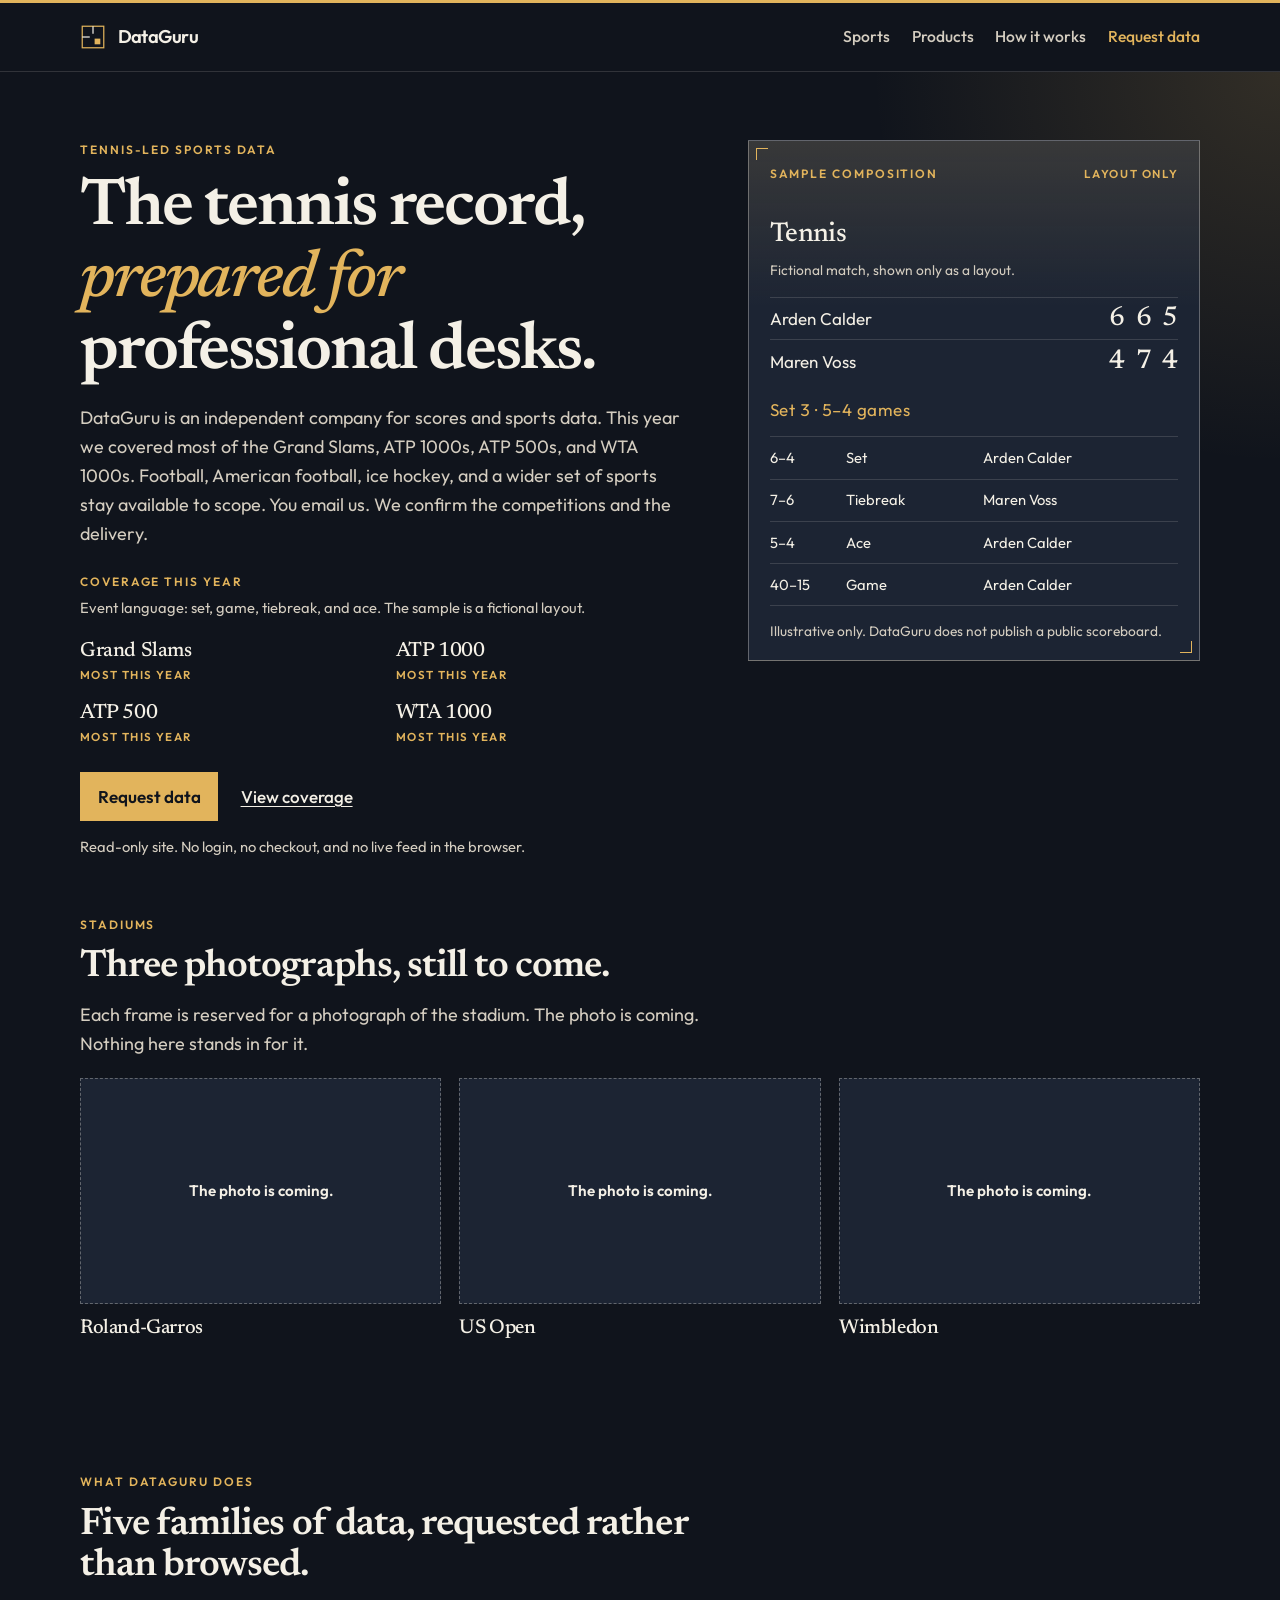
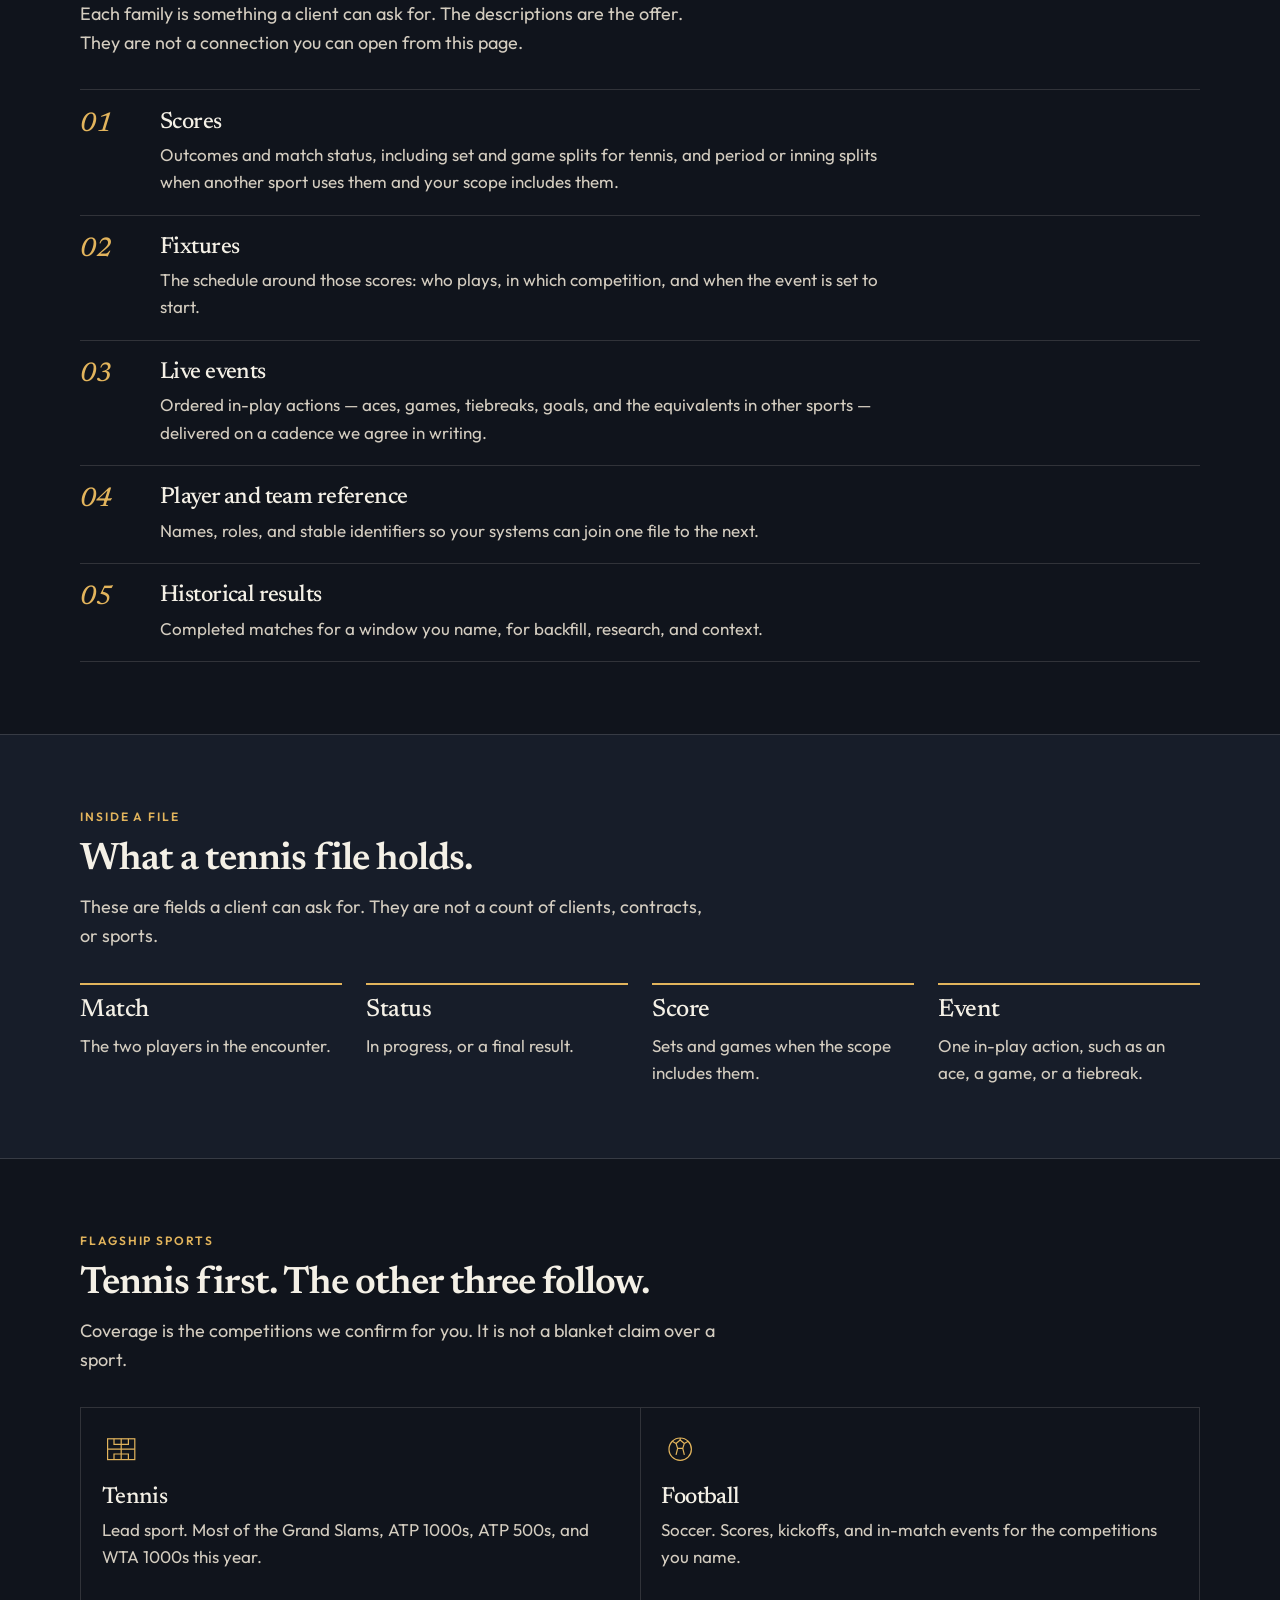
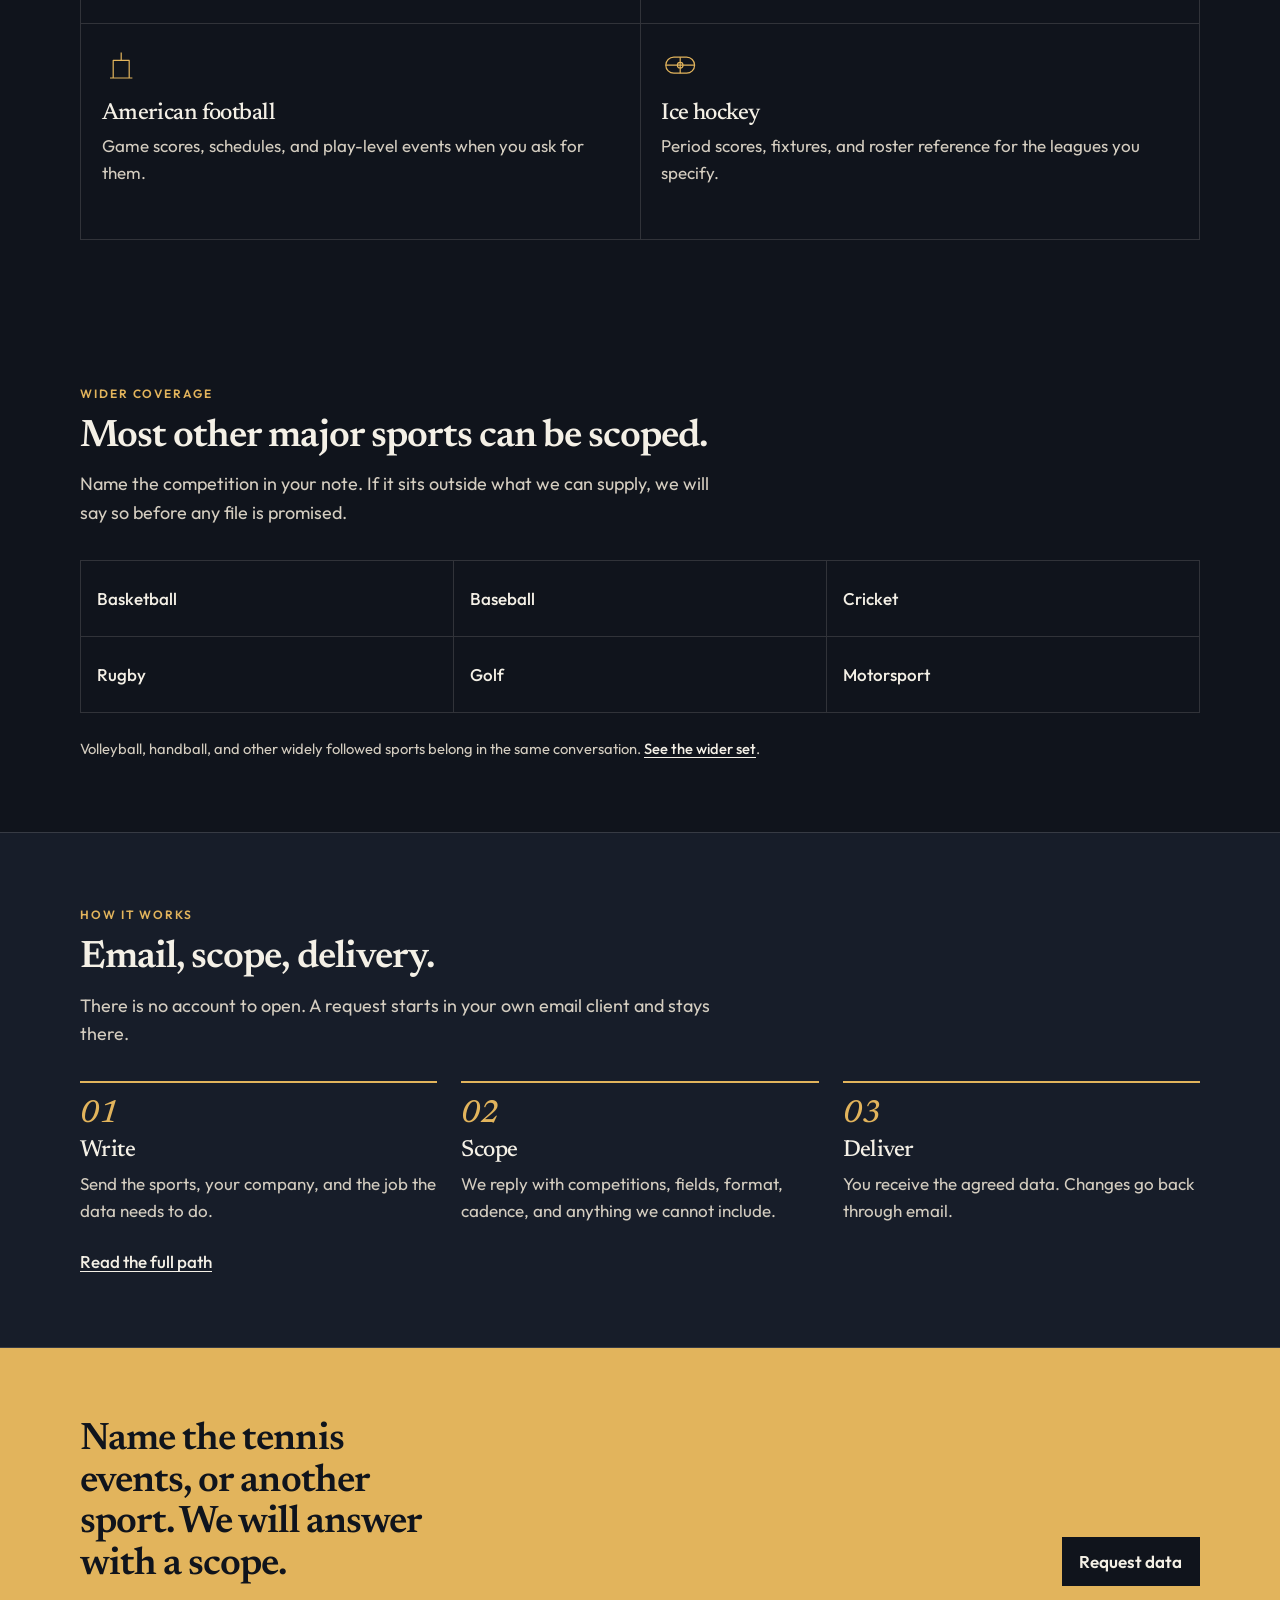
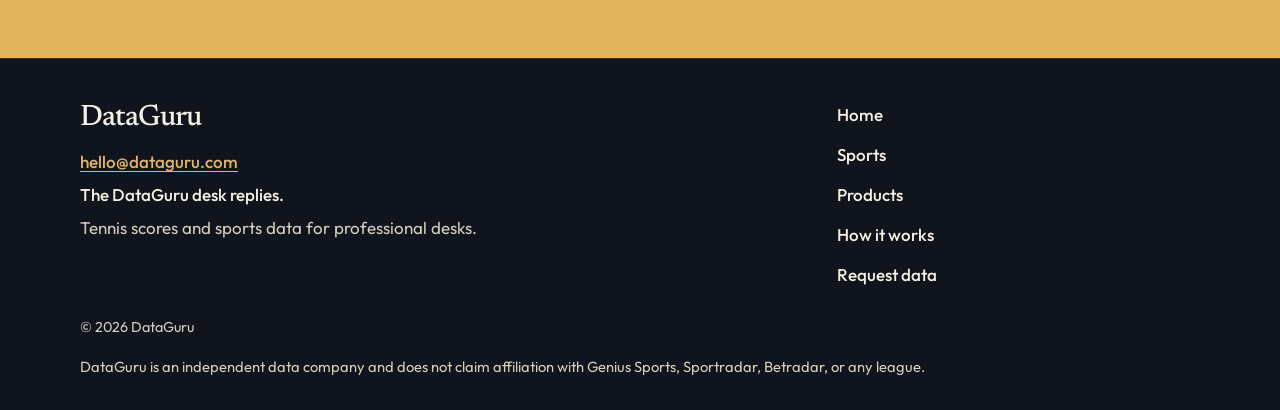
<file: index.html>
<!DOCTYPE html>
<html lang="en">
<head>
  <meta charset="utf-8">
  <meta name="viewport" content="width=device-width, initial-scale=1">
  <title>DataGuru — Tennis scores and sports data</title>
  <meta name="description" content="DataGuru prepares tennis scores and sports data for professional desks. This year we covered most of the Grand Slams, ATP 1000s, ATP 500s, and WTA 1000s. Request a scope by email.">
  <meta name="theme-color" content="#10141c">
  <link rel="icon" href="favicon.ico" sizes="32x32">
  <link rel="icon" href="assets/favicon.svg" type="image/svg+xml">
  <link rel="preload" href="fonts/newsreader-latin-500-normal.woff2" as="font" type="font/woff2" crossorigin>
  <link rel="preload" href="fonts/outfit-latin-400-normal.woff2" as="font" type="font/woff2" crossorigin>
  <link rel="stylesheet" href="css/site.css">
</head>
<body>
  <a class="skip" href="#content">Skip to content</a>
  <header class="site-header">
    <div class="shell bar">
      <a class="brand" href="index.html">
        <img class="brand-mark" src="assets/mark.svg" width="28" height="28" alt="">
        <span class="brand-word">DataGuru</span>
      </a>
      <button class="nav-toggle" type="button" aria-expanded="false" aria-controls="site-nav">
        <span class="when-closed">Menu</span>
        <span class="when-open">Close</span>
      </button>
      <nav class="site-nav" id="site-nav" aria-label="Primary">
        <a href="sports.html">Sports</a>
        <a href="products.html">Products</a>
        <a href="how-it-works.html">How it works</a>
        <a class="nav-request" href="contact.html">Request data</a>
      </nav>
    </div>
  </header>
  <main id="content" tabindex="-1">
    <div class="hero-wrap">
      <div class="shell hero">
        <div class="hero-copy">
          <p class="eyebrow">Tennis-led sports data</p>
          <h1>The tennis record, <em>prepared for</em> professional desks.</h1>
          <p class="lede">DataGuru is an independent company for scores and sports data. This year we covered most of the Grand Slams, ATP 1000s, ATP 500s, and WTA 1000s. Football, American football, ice hockey, and a wider set of sports stay available to scope. You email us. We confirm the competitions and the delivery.</p>
          <div class="coverage" aria-labelledby="coverage-title">
            <p class="eyebrow" id="coverage-title">Coverage this year</p>
            <p class="fine">Event language: set, game, tiebreak, and ace. The sample is a fictional layout.</p>
            <ul class="level-list">
              <li>
                <a href="sports.html#grand-slams">Grand Slams</a>
                <span class="level-note">Most this year</span>
              </li>
              <li>
                <a href="sports.html#atp-1000">ATP 1000</a>
                <span class="level-note">Most this year</span>
              </li>
              <li>
                <a href="sports.html#atp-500">ATP 500</a>
                <span class="level-note">Most this year</span>
              </li>
              <li>
                <a href="sports.html#wta-1000">WTA 1000</a>
                <span class="level-note">Most this year</span>
              </li>
            </ul>
          </div>
          <div class="actions">
            <a class="button" href="contact.html#request">Request data</a>
            <a class="text-link" href="sports.html">View coverage</a>
          </div>
          <p class="fine">Read-only site. No login, no checkout, and no live feed in the browser.</p>
        </div>
        <aside class="sample" aria-labelledby="sample-title">
          <div class="sample-top">
            <p class="eyebrow" id="sample-title">Sample composition</p>
            <p class="sample-flag">Layout only</p>
          </div>
          <p class="sample-sport">Tennis</p>
          <p class="sample-meta">Fictional match, shown only as a layout.</p>
          <div class="scoreboard">
            <div class="score-row">
              <span>Arden Calder</span>
              <span class="score score-sets" aria-label="6, 6, 5"><span>6</span><span>6</span><span>5</span></span>
            </div>
            <div class="score-row">
              <span>Maren Voss</span>
              <span class="score score-sets" aria-label="4, 7, 4"><span>4</span><span>7</span><span>4</span></span>
            </div>
          </div>
          <p class="clock">Set 3 · 5–4 games</p>
          <ol class="event-list">
            <li><span>6–4</span><span>Set</span><span>Arden Calder</span></li>
            <li><span>7–6</span><span>Tiebreak</span><span>Maren Voss</span></li>
            <li><span>5–4</span><span>Ace</span><span>Arden Calder</span></li>
            <li><span>40–15</span><span>Game</span><span>Arden Calder</span></li>
          </ol>
          <p class="sample-foot">Illustrative only. DataGuru does not publish a public scoreboard.</p>
        </aside>
      </div>
    </div>

    <section class="venue-strip" aria-labelledby="venues-title">
      <div class="shell">
        <div class="section-intro">
          <p class="eyebrow">Stadiums</p>
          <h2 id="venues-title">Three photographs, still to come.</h2>
          <p class="lede">Each frame is reserved for a photograph of the stadium. The photo is coming. Nothing here stands in for it.</p>
        </div>
        <ul class="venue-list">
          <li>
            <figure class="venue-slot">
              <div class="venue-frame">
                <img src="assets/photo-coming.svg" alt="Roland-Garros" width="640" height="400">
                <p class="venue-empty">The photo is coming.</p>
              </div>
              <figcaption>Roland-Garros</figcaption>
            </figure>
          </li>
          <li>
            <figure class="venue-slot">
              <div class="venue-frame">
                <img src="assets/photo-coming.svg" alt="US Open" width="640" height="400">
                <p class="venue-empty">The photo is coming.</p>
              </div>
              <figcaption>US Open</figcaption>
            </figure>
          </li>
          <li>
            <figure class="venue-slot">
              <div class="venue-frame">
                <img src="assets/photo-coming.svg" alt="Wimbledon" width="640" height="400">
                <p class="venue-empty">The photo is coming.</p>
              </div>
              <figcaption>Wimbledon</figcaption>
            </figure>
          </li>
        </ul>
      </div>
    </section>

    <section class="section" aria-labelledby="offer-title">
      <div class="shell">
        <div class="section-intro">
          <p class="eyebrow">What DataGuru does</p>
          <h2 id="offer-title">Five families of data, requested rather than browsed.</h2>
          <p class="lede">Each family is something a client can ask for. The descriptions are the offer. They are not a connection you can open from this page.</p>
        </div>
        <ol class="families">
          <li>
            <div>
              <h3><a href="products.html#scores">Scores</a></h3>
              <p>Outcomes and match status, including set and game splits for tennis, and period or inning splits when another sport uses them and your scope includes them.</p>
            </div>
          </li>
          <li>
            <div>
              <h3><a href="products.html#fixtures">Fixtures</a></h3>
              <p>The schedule around those scores: who plays, in which competition, and when the event is set to start.</p>
            </div>
          </li>
          <li>
            <div>
              <h3><a href="products.html#live-events">Live events</a></h3>
              <p>Ordered in-play actions — aces, games, tiebreaks, goals, and the equivalents in other sports — delivered on a cadence we agree in writing.</p>
            </div>
          </li>
          <li>
            <div>
              <h3><a href="products.html#reference">Player and team reference</a></h3>
              <p>Names, roles, and stable identifiers so your systems can join one file to the next.</p>
            </div>
          </li>
          <li>
            <div>
              <h3><a href="products.html#history">Historical results</a></h3>
              <p>Completed matches for a window you name, for backfill, research, and context.</p>
            </div>
          </li>
        </ol>
      </div>
    </section>

    <section class="section band" aria-labelledby="fields-title">
      <div class="shell">
        <div class="section-intro">
          <p class="eyebrow">Inside a file</p>
          <h2 id="fields-title">What a tennis file holds.</h2>
          <p class="lede">These are fields a client can ask for. They are not a count of clients, contracts, or sports.</p>
        </div>
        <dl class="file-fields">
          <div>
            <dt>Match</dt>
            <dd>The two players in the encounter.</dd>
          </div>
          <div>
            <dt>Status</dt>
            <dd>In progress, or a final result.</dd>
          </div>
          <div>
            <dt>Score</dt>
            <dd>Sets and games when the scope includes them.</dd>
          </div>
          <div>
            <dt>Event</dt>
            <dd>One in-play action, such as an ace, a game, or a tiebreak.</dd>
          </div>
        </dl>
      </div>
    </section>

    <section class="section" aria-labelledby="flagship-title">
      <div class="shell">
        <div class="section-intro">
          <p class="eyebrow">Flagship sports</p>
          <h2 id="flagship-title">Tennis first. The other three follow.</h2>
          <p class="lede">Coverage is the competitions we confirm for you. It is not a blanket claim over a sport.</p>
        </div>
        <div class="plate-grid">
          <article class="plate">
            <svg class="icon" viewBox="0 0 48 48" aria-hidden="true" focusable="false">
              <rect x="7" y="11" width="34" height="26" fill="none" stroke="currentColor" stroke-width="1.5"/>
              <path d="M7 24h34M24 11v26M15 11v7h18V11M15 37v-7h18v7" fill="none" stroke="currentColor" stroke-width="1.5"/>
            </svg>
            <h3><a href="sports.html#tennis">Tennis</a></h3>
            <p>Lead sport. Most of the Grand Slams, ATP 1000s, ATP 500s, and WTA 1000s this year.</p>
          </article>
          <article class="plate">
            <svg class="icon" viewBox="0 0 48 48" aria-hidden="true" focusable="false">
              <circle cx="24" cy="24" r="14" fill="none" stroke="currentColor" stroke-width="1.5"/>
              <path d="M24 12.5 29.2 16.8 27.2 23h-6.4l-2-6.2Z" fill="none" stroke="currentColor" stroke-width="1.5" stroke-linejoin="round"/>
              <path d="M24 12.5V10M18.8 16.8 14 14M29.2 16.8 34 14M20.8 23l-2 8M27.2 23l2 8" fill="none" stroke="currentColor" stroke-width="1.5"/>
            </svg>
            <h3><a href="sports.html#football">Football</a></h3>
            <p>Soccer. Scores, kickoffs, and in-match events for the competitions you name.</p>
          </article>
          <article class="plate">
            <svg class="icon" viewBox="0 0 48 48" aria-hidden="true" focusable="false">
              <path d="M14 40V18h20v22M24 18V8M10 40h28" fill="none" stroke="currentColor" stroke-width="1.5" stroke-linejoin="round"/>
            </svg>
            <h3><a href="sports.html#american-football">American football</a></h3>
            <p>Game scores, schedules, and play-level events when you ask for them.</p>
          </article>
          <article class="plate">
            <svg class="icon" viewBox="0 0 48 48" aria-hidden="true" focusable="false">
              <rect x="6" y="14" width="36" height="20" rx="10" fill="none" stroke="currentColor" stroke-width="1.5"/>
              <path d="M24 14v20M6 24h36" stroke="currentColor" stroke-width="1.5"/>
              <circle cx="24" cy="24" r="3.5" fill="none" stroke="currentColor" stroke-width="1.5"/>
            </svg>
            <h3><a href="sports.html#ice-hockey">Ice hockey</a></h3>
            <p>Period scores, fixtures, and roster reference for the leagues you specify.</p>
          </article>
        </div>
      </div>
    </section>

    <section class="section" aria-labelledby="wider-title">
      <div class="shell">
        <div class="section-intro">
          <p class="eyebrow">Wider coverage</p>
          <h2 id="wider-title">Most other major sports can be scoped.</h2>
          <p class="lede">Name the competition in your note. If it sits outside what we can supply, we will say so before any file is promised.</p>
        </div>
        <ul class="sport-index">
          <li><a href="sports.html#basketball">Basketball</a></li>
          <li><a href="sports.html#baseball">Baseball</a></li>
          <li><a href="sports.html#cricket">Cricket</a></li>
          <li><a href="sports.html#rugby">Rugby</a></li>
          <li><a href="sports.html#golf">Golf</a></li>
          <li><a href="sports.html#motorsport">Motorsport</a></li>
        </ul>
        <p class="fine follow">Volleyball, handball, and other widely followed sports belong in the same conversation. <a class="text-link" href="sports.html#other-sports">See the wider set</a>.</p>
      </div>
    </section>

    <section class="section band" aria-labelledby="path-title">
      <div class="shell">
        <div class="section-intro">
          <p class="eyebrow">How it works</p>
          <h2 id="path-title">Email, scope, delivery.</h2>
          <p class="lede">There is no account to open. A request starts in your own email client and stays there.</p>
        </div>
        <ol class="steps">
          <li>
            <h3>Write</h3>
            <p>Send the sports, your company, and the job the data needs to do.</p>
          </li>
          <li>
            <h3>Scope</h3>
            <p>We reply with competitions, fields, format, cadence, and anything we cannot include.</p>
          </li>
          <li>
            <h3>Deliver</h3>
            <p>You receive the agreed data. Changes go back through email.</p>
          </li>
        </ol>
        <p class="follow"><a class="text-link" href="how-it-works.html">Read the full path</a></p>
      </div>
    </section>

    <section class="section close" aria-labelledby="close-title">
      <div class="shell close-inner">
        <h2 id="close-title">Name the tennis events, or another sport. We will answer with a scope.</h2>
        <a class="button" href="contact.html#request">Request data</a>
      </div>
    </section>
  </main>
  <footer class="site-footer">
    <div class="shell">
      <div class="footer-grid">
        <div class="footer-lead">
          <p class="footer-name">DataGuru</p>
          <p><a class="email-link" href="mailto:hello@dataguru.com" data-contact-email>hello@dataguru.com</a></p>
          <p class="footer-reply">The DataGuru desk replies.</p>
          <p class="footer-tag">Tennis scores and sports data for professional desks.</p>
        </div>
        <nav class="footer-nav" aria-label="Footer">
          <a href="index.html" aria-current="page">Home</a>
          <a href="sports.html">Sports</a>
          <a href="products.html">Products</a>
          <a href="how-it-works.html">How it works</a>
          <a href="contact.html">Request data</a>
        </nav>
      </div>
      <p class="copyright">© 2026 DataGuru</p>
      <p class="independence">DataGuru is an independent data company and does not claim affiliation with Genius Sports, Sportradar, Betradar, or any league.</p>
      <noscript>
        <p class="noscript-note">The menu button on a narrow screen needs JavaScript. The mailbox link is in the page.</p>
      </noscript>
    </div>
  </footer>
  <script src="js/site.js"></script>
</body>
</html>
</file>
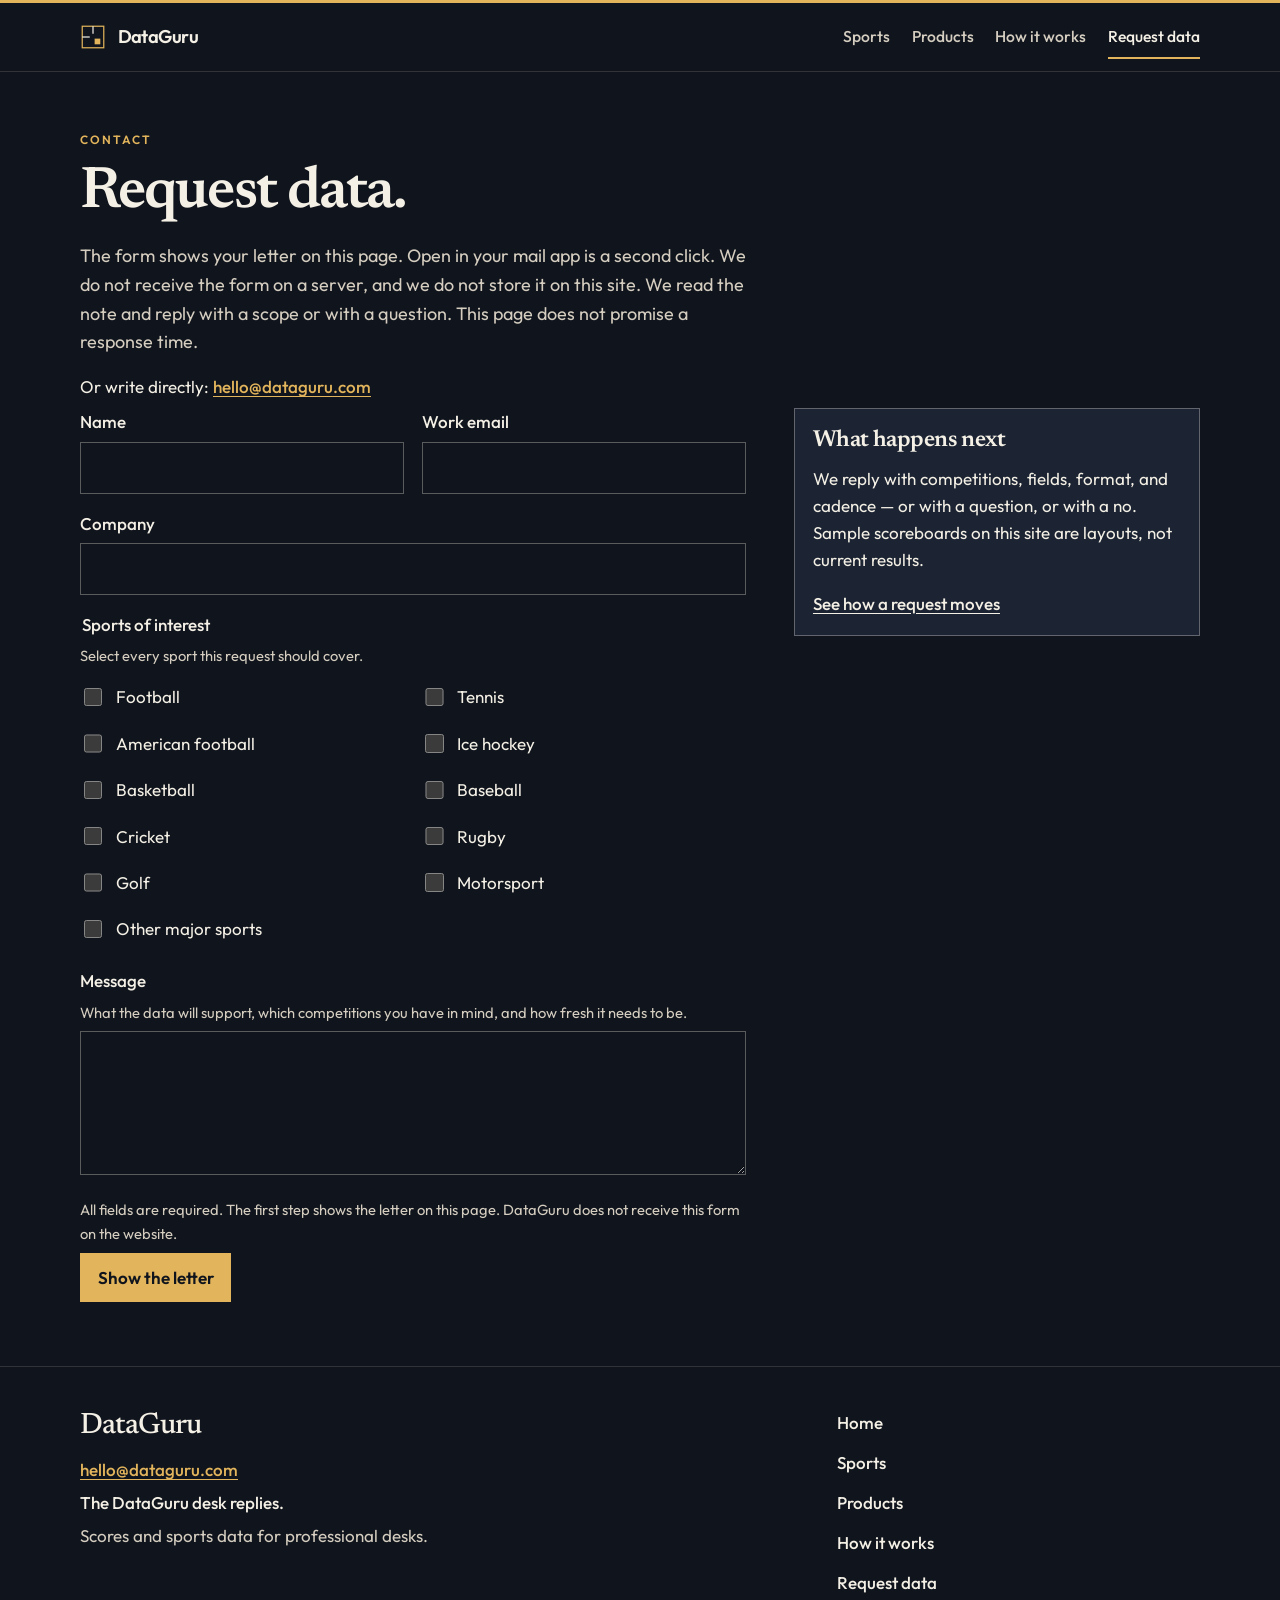
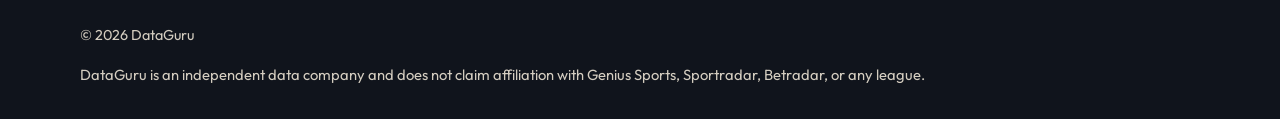
<file: contact.html>
<!DOCTYPE html>
<html lang="en">
<head>
  <meta charset="utf-8">
  <meta name="viewport" content="width=device-width, initial-scale=1">
  <title>Request data — DataGuru</title>
  <meta name="description" content="Request sports data from DataGuru. The form shows your letter on the page first. A second click opens it in your mail app. Nothing is stored on this site.">
  <meta name="theme-color" content="#10141c">
  <link rel="icon" href="favicon.ico" sizes="32x32">
  <link rel="icon" href="assets/favicon.svg" type="image/svg+xml">
  <link rel="preload" href="fonts/newsreader-latin-500-normal.woff2" as="font" type="font/woff2" crossorigin>
  <link rel="preload" href="fonts/outfit-latin-400-normal.woff2" as="font" type="font/woff2" crossorigin>
  <link rel="stylesheet" href="css/site.css">
</head>
<body>
  <a class="skip" href="#content">Skip to content</a>
  <header class="site-header">
    <div class="shell bar">
      <a class="brand" href="index.html">
        <img class="brand-mark" src="assets/mark.svg" width="28" height="28" alt="">
        <span class="brand-word">DataGuru</span>
      </a>
      <button class="nav-toggle" type="button" aria-expanded="false" aria-controls="site-nav">
        <span class="when-closed">Menu</span>
        <span class="when-open">Close</span>
      </button>
      <nav class="site-nav" id="site-nav" aria-label="Primary">
        <a href="sports.html">Sports</a>
        <a href="products.html">Products</a>
        <a href="how-it-works.html">How it works</a>
        <a class="nav-request" href="contact.html" aria-current="page">Request data</a>
      </nav>
    </div>
  </header>
  <main id="content" tabindex="-1">
    <div class="shell">
      <div class="page-head">
        <p class="eyebrow">Contact</p>
        <h1>Request data.</h1>
        <p class="lede">The form shows your letter on this page. Open in your mail app is a second click. We do not receive the form on a server, and we do not store it on this site. We read the note and reply with a scope or with a question. This page does not promise a response time.</p>
        <p class="plain-mail">Or write directly: <a class="email-link" id="plain-email" href="mailto:hello@dataguru.com" data-contact-email>hello@dataguru.com</a></p>
      </div>
      <noscript>
        <p class="noscript-note">Without JavaScript, submitting this form opens your email application with the fields you entered. The letter preview on the page needs JavaScript.</p>
      </noscript>
      <div class="form-layout">
        <form id="request" data-request-form action="mailto:hello@dataguru.com" method="get">
          <div class="form-grid">
            <div>
              <label for="name">Name</label>
              <input id="name" name="name" type="text" autocomplete="name" maxlength="120" required>
            </div>
            <div>
              <label for="email">Work email</label>
              <input id="email" name="email" type="email" autocomplete="email" inputmode="email" autocapitalize="none" spellcheck="false" maxlength="120" required>
            </div>
            <div class="full">
              <label for="company">Company</label>
              <input id="company" name="company" type="text" autocomplete="organization" maxlength="160" required>
            </div>
            <fieldset class="full" data-sports-field aria-describedby="sports-hint">
              <legend>Sports of interest</legend>
              <p class="hint" id="sports-hint">Select every sport this request should cover.</p>
              <div class="checks">
                <label><input type="checkbox" name="sports" value="Football" data-slug="football"> Football</label>
                <label><input type="checkbox" name="sports" value="Tennis" data-slug="tennis"> Tennis</label>
                <label><input type="checkbox" name="sports" value="American football" data-slug="american-football"> American football</label>
                <label><input type="checkbox" name="sports" value="Ice hockey" data-slug="ice-hockey"> Ice hockey</label>
                <label><input type="checkbox" name="sports" value="Basketball" data-slug="basketball"> Basketball</label>
                <label><input type="checkbox" name="sports" value="Baseball" data-slug="baseball"> Baseball</label>
                <label><input type="checkbox" name="sports" value="Cricket" data-slug="cricket"> Cricket</label>
                <label><input type="checkbox" name="sports" value="Rugby" data-slug="rugby"> Rugby</label>
                <label><input type="checkbox" name="sports" value="Golf" data-slug="golf"> Golf</label>
                <label><input type="checkbox" name="sports" value="Motorsport" data-slug="motorsport"> Motorsport</label>
                <label><input type="checkbox" name="sports" value="Other major sports" data-slug="other"> Other major sports</label>
              </div>
              <p class="field-error" id="sports-error" data-sports-error role="alert" hidden>Select at least one sport.</p>
            </fieldset>
            <div class="full">
              <label for="message">Message</label>
              <p class="hint" id="message-hint">What the data will support, which competitions you have in mind, and how fresh it needs to be.</p>
              <textarea id="message" name="message" maxlength="1200" required aria-describedby="message-hint"></textarea>
            </div>
            <div class="full">
              <p class="hint">All fields are required. The first step shows the letter on this page. DataGuru does not receive this form on the website.</p>
              <button class="button" type="submit">Show the letter</button>
            </div>
          </div>
          <div class="request-status" data-request-status hidden tabindex="-1" role="status" aria-live="polite">
            <h2>Your letter</h2>
            <p>This page did not send or store the note.</p>
            <p>To: <a class="email-link" href="mailto:hello@dataguru.com" data-contact-email>hello@dataguru.com</a></p>
            <p class="request-subject">Subject: <span data-request-subject></span></p>
            <pre class="letter" data-request-summary></pre>
            <a class="button" data-open-mailto href="mailto:hello@dataguru.com">Open in your mail app</a>
          </div>
        </form>
        <aside class="aside-card">
          <h2>What happens next</h2>
          <p>We reply with competitions, fields, format, and cadence — or with a question, or with a no. Sample scoreboards on this site are layouts, not current results.</p>
          <p><a class="text-link" href="how-it-works.html">See how a request moves</a></p>
        </aside>
      </div>
    </div>
  </main>
  <footer class="site-footer">
    <div class="shell">
      <div class="footer-grid">
        <div class="footer-lead">
          <p class="footer-name">DataGuru</p>
          <p><a class="email-link" href="mailto:hello@dataguru.com" data-contact-email>hello@dataguru.com</a></p>
          <p class="footer-reply">The DataGuru desk replies.</p>
          <p class="footer-tag">Scores and sports data for professional desks.</p>
        </div>
        <nav class="footer-nav" aria-label="Footer">
          <a href="index.html">Home</a>
          <a href="sports.html">Sports</a>
          <a href="products.html">Products</a>
          <a href="how-it-works.html">How it works</a>
          <a href="contact.html" aria-current="page">Request data</a>
        </nav>
      </div>
      <p class="copyright">© 2026 DataGuru</p>
      <p class="independence">DataGuru is an independent data company and does not claim affiliation with Genius Sports, Sportradar, Betradar, or any league.</p>
      <noscript>
        <p class="noscript-note">The menu button on a narrow screen needs JavaScript. The mailbox link is in the page.</p>
      </noscript>
    </div>
  </footer>
  <script src="js/site.js"></script>
</body>
</html>
</file>
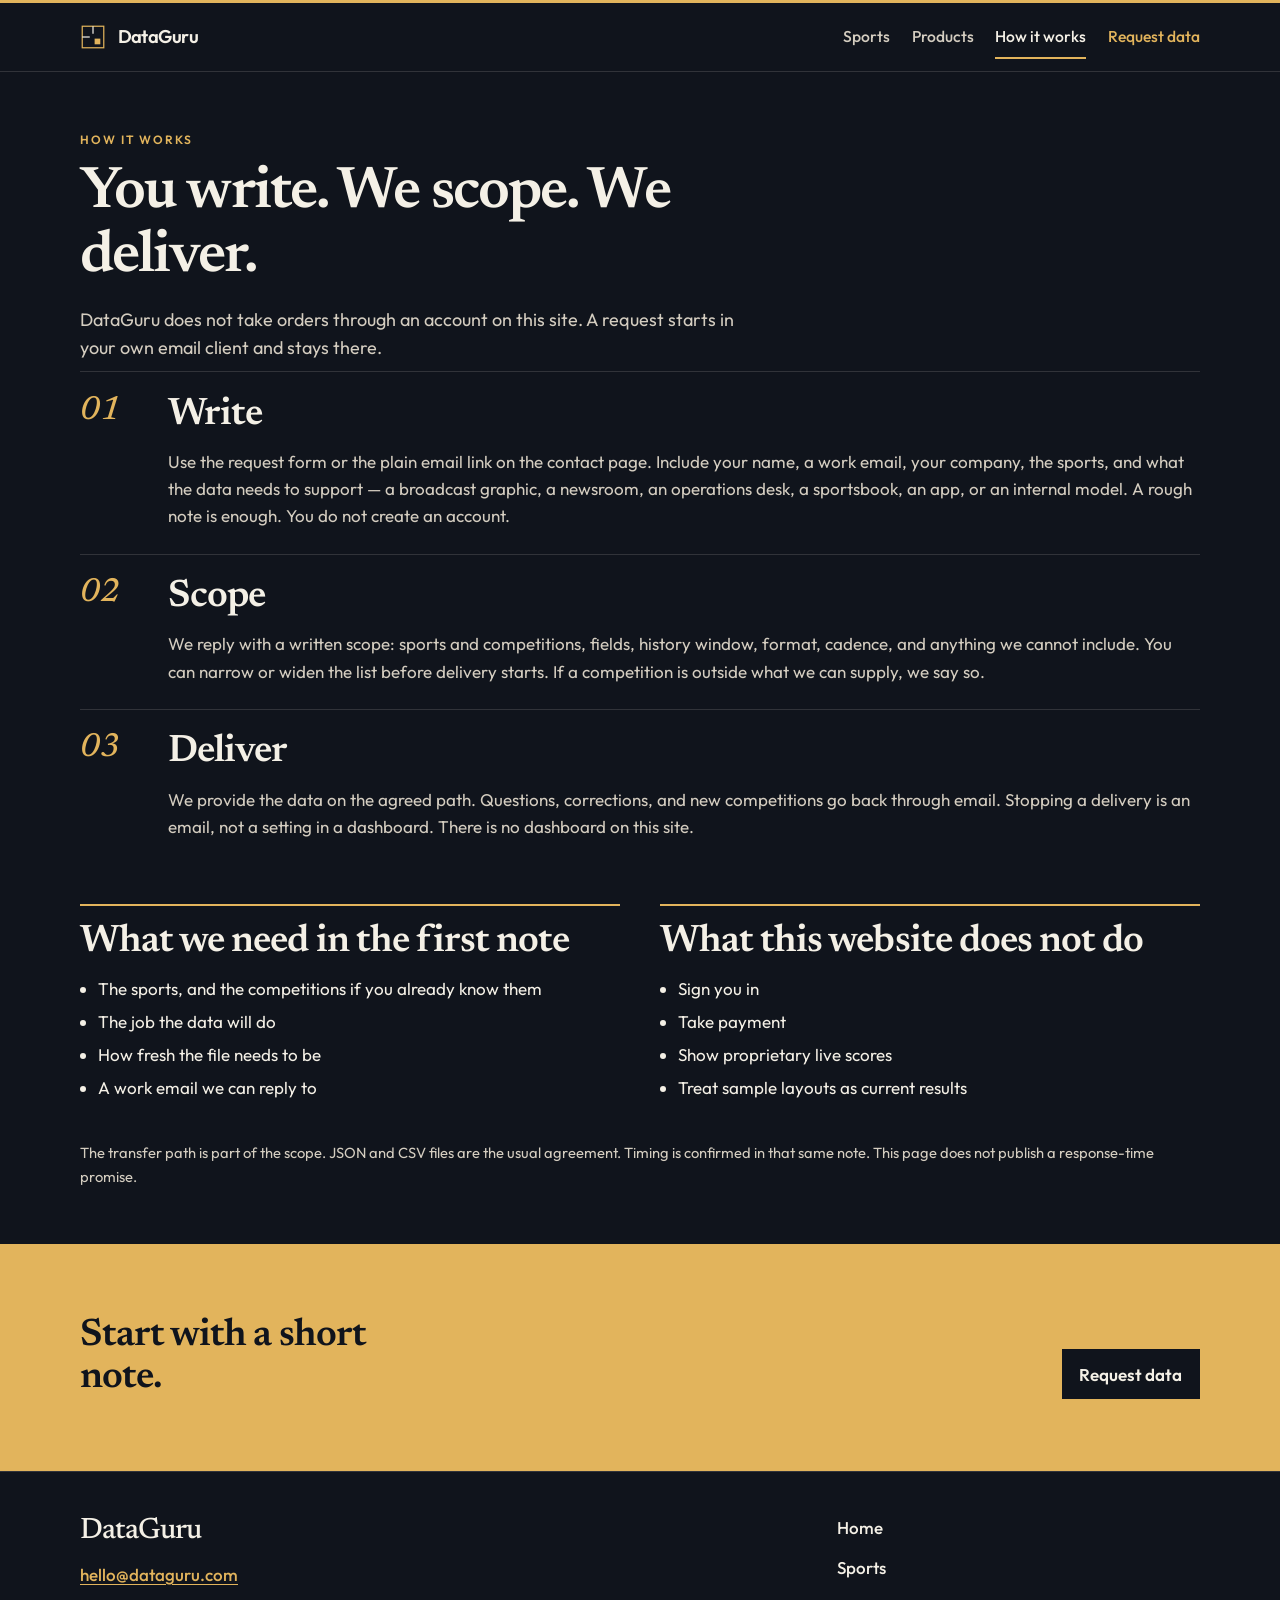
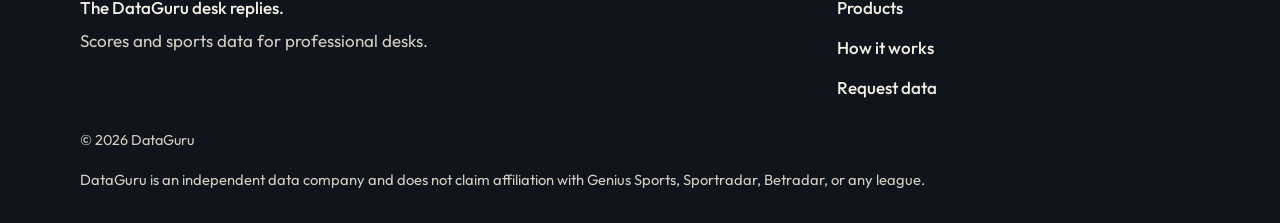
<file: how-it-works.html>
<!DOCTYPE html>
<html lang="en">
<head>
  <meta charset="utf-8">
  <meta name="viewport" content="width=device-width, initial-scale=1">
  <title>How it works — DataGuru</title>
  <meta name="description" content="Request DataGuru sports data by email. We scope the sports and the delivery, then provide the files. This public site is read-only.">
  <meta name="theme-color" content="#10141c">
  <link rel="icon" href="favicon.ico" sizes="32x32">
  <link rel="icon" href="assets/favicon.svg" type="image/svg+xml">
  <link rel="preload" href="fonts/newsreader-latin-500-normal.woff2" as="font" type="font/woff2" crossorigin>
  <link rel="preload" href="fonts/outfit-latin-400-normal.woff2" as="font" type="font/woff2" crossorigin>
  <link rel="stylesheet" href="css/site.css">
</head>
<body>
  <a class="skip" href="#content">Skip to content</a>
  <header class="site-header">
    <div class="shell bar">
      <a class="brand" href="index.html">
        <img class="brand-mark" src="assets/mark.svg" width="28" height="28" alt="">
        <span class="brand-word">DataGuru</span>
      </a>
      <button class="nav-toggle" type="button" aria-expanded="false" aria-controls="site-nav">
        <span class="when-closed">Menu</span>
        <span class="when-open">Close</span>
      </button>
      <nav class="site-nav" id="site-nav" aria-label="Primary">
        <a href="sports.html">Sports</a>
        <a href="products.html">Products</a>
        <a href="how-it-works.html" aria-current="page">How it works</a>
        <a class="nav-request" href="contact.html">Request data</a>
      </nav>
    </div>
  </header>
  <main id="content" tabindex="-1">
    <div class="shell page-block">
      <div class="page-head">
        <p class="eyebrow">How it works</p>
        <h1>You write. We scope. We deliver.</h1>
        <p class="lede">DataGuru does not take orders through an account on this site. A request starts in your own email client and stays there.</p>
      </div>
      <ol class="steps steps-long">
        <li>
          <div>
            <h2>Write</h2>
            <p>Use the request form or the plain email link on the contact page. Include your name, a work email, your company, the sports, and what the data needs to support — a broadcast graphic, a newsroom, an operations desk, a sportsbook, an app, or an internal model. A rough note is enough. You do not create an account.</p>
          </div>
        </li>
        <li>
          <div>
            <h2>Scope</h2>
            <p>We reply with a written scope: sports and competitions, fields, history window, format, cadence, and anything we cannot include. You can narrow or widen the list before delivery starts. If a competition is outside what we can supply, we say so.</p>
          </div>
        </li>
        <li>
          <div>
            <h2>Deliver</h2>
            <p>We provide the data on the agreed path. Questions, corrections, and new competitions go back through email. Stopping a delivery is an email, not a setting in a dashboard. There is no dashboard on this site.</p>
          </div>
        </li>
      </ol>
      <div class="split">
        <section aria-labelledby="need-title">
          <h2 id="need-title">What we need in the first note</h2>
          <ul>
            <li>The sports, and the competitions if you already know them</li>
            <li>The job the data will do</li>
            <li>How fresh the file needs to be</li>
            <li>A work email we can reply to</li>
          </ul>
        </section>
        <section aria-labelledby="not-title">
          <h2 id="not-title">What this website does not do</h2>
          <ul>
            <li>Sign you in</li>
            <li>Take payment</li>
            <li>Show proprietary live scores</li>
            <li>Treat sample layouts as current results</li>
          </ul>
        </section>
      </div>
      <p class="fine follow">The transfer path is part of the scope. JSON and CSV files are the usual agreement. Timing is confirmed in that same note. This page does not publish a response-time promise.</p>
    </div>
    <section class="section close" aria-labelledby="close-title">
      <div class="shell close-inner">
        <h2 id="close-title">Start with a short note.</h2>
        <a class="button" href="contact.html#request">Request data</a>
      </div>
    </section>
  </main>
  <footer class="site-footer">
    <div class="shell">
      <div class="footer-grid">
        <div class="footer-lead">
          <p class="footer-name">DataGuru</p>
          <p><a class="email-link" href="mailto:hello@dataguru.com" data-contact-email>hello@dataguru.com</a></p>
          <p class="footer-reply">The DataGuru desk replies.</p>
          <p class="footer-tag">Scores and sports data for professional desks.</p>
        </div>
        <nav class="footer-nav" aria-label="Footer">
          <a href="index.html">Home</a>
          <a href="sports.html">Sports</a>
          <a href="products.html">Products</a>
          <a href="how-it-works.html" aria-current="page">How it works</a>
          <a href="contact.html">Request data</a>
        </nav>
      </div>
      <p class="copyright">© 2026 DataGuru</p>
      <p class="independence">DataGuru is an independent data company and does not claim affiliation with Genius Sports, Sportradar, Betradar, or any league.</p>
      <noscript>
        <p class="noscript-note">The menu button on a narrow screen needs JavaScript. The mailbox link is in the page.</p>
      </noscript>
    </div>
  </footer>
  <script src="js/site.js"></script>
</body>
</html>
</file>
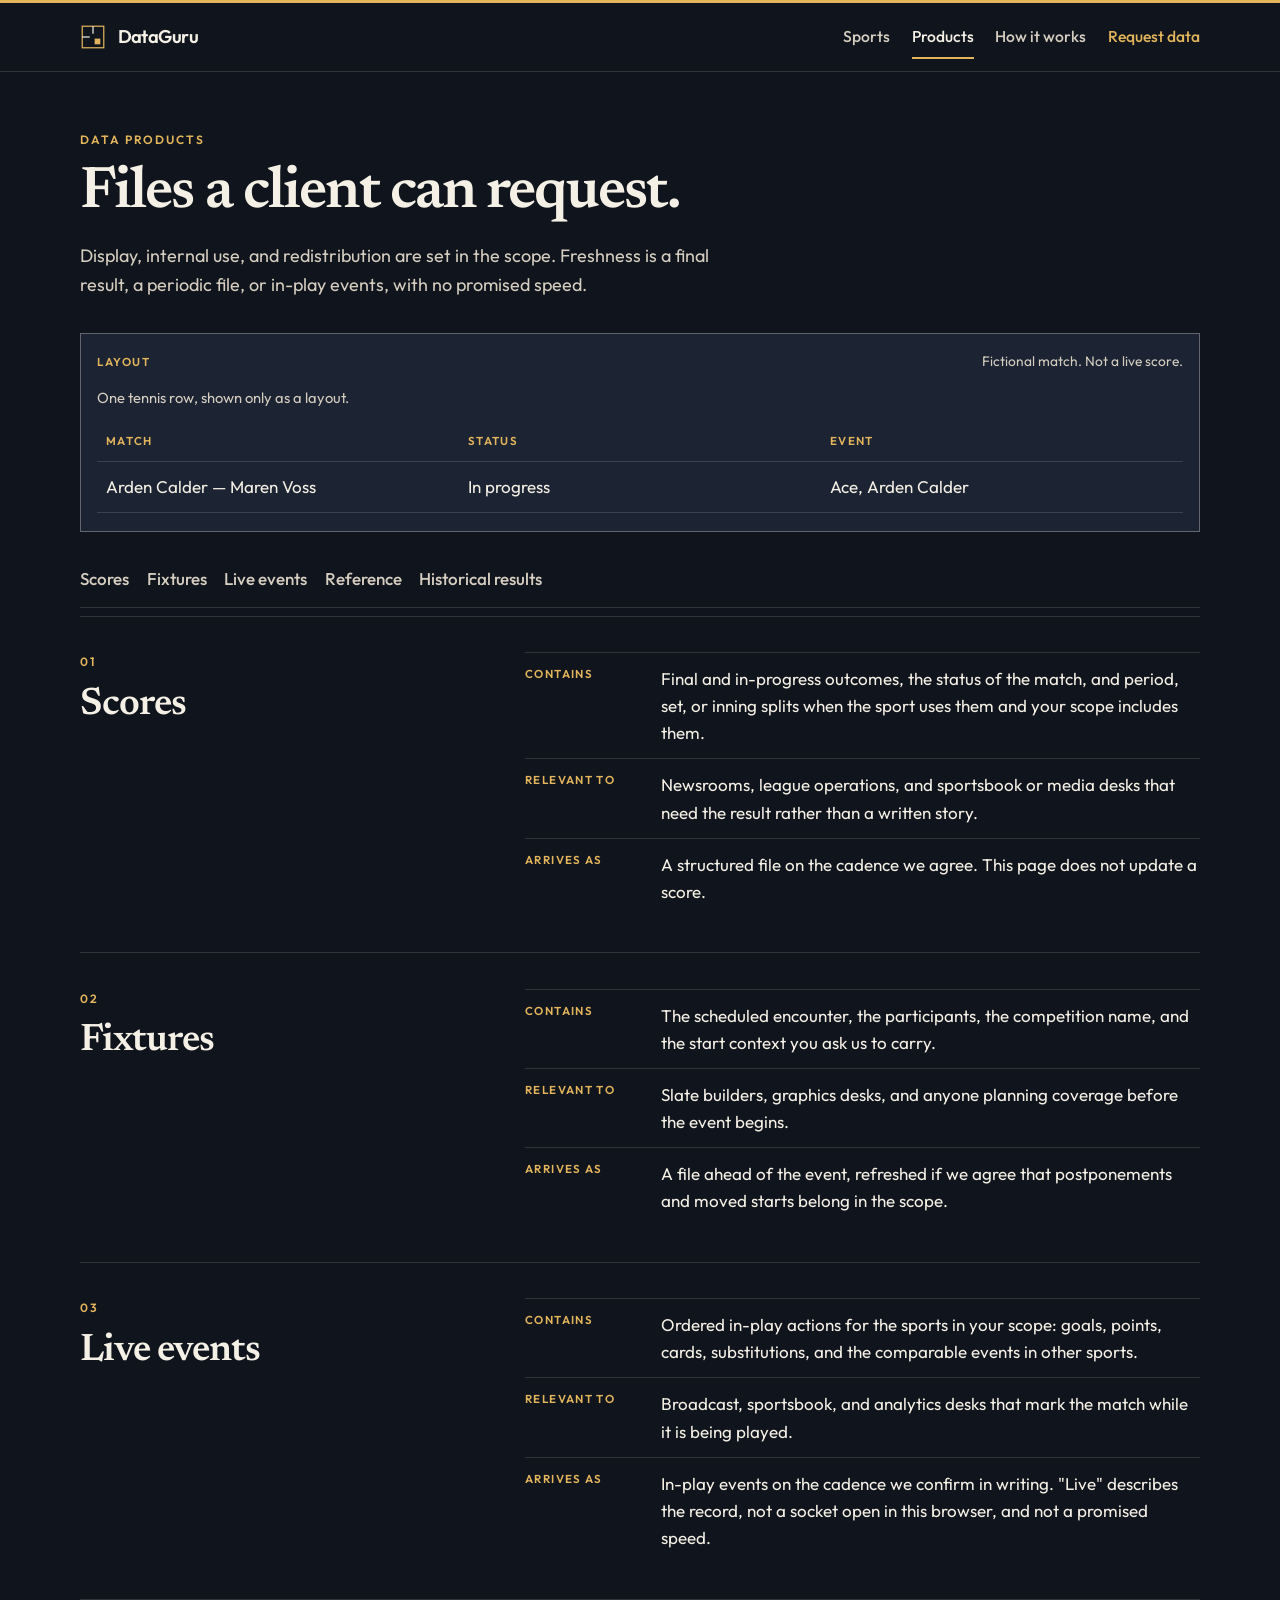
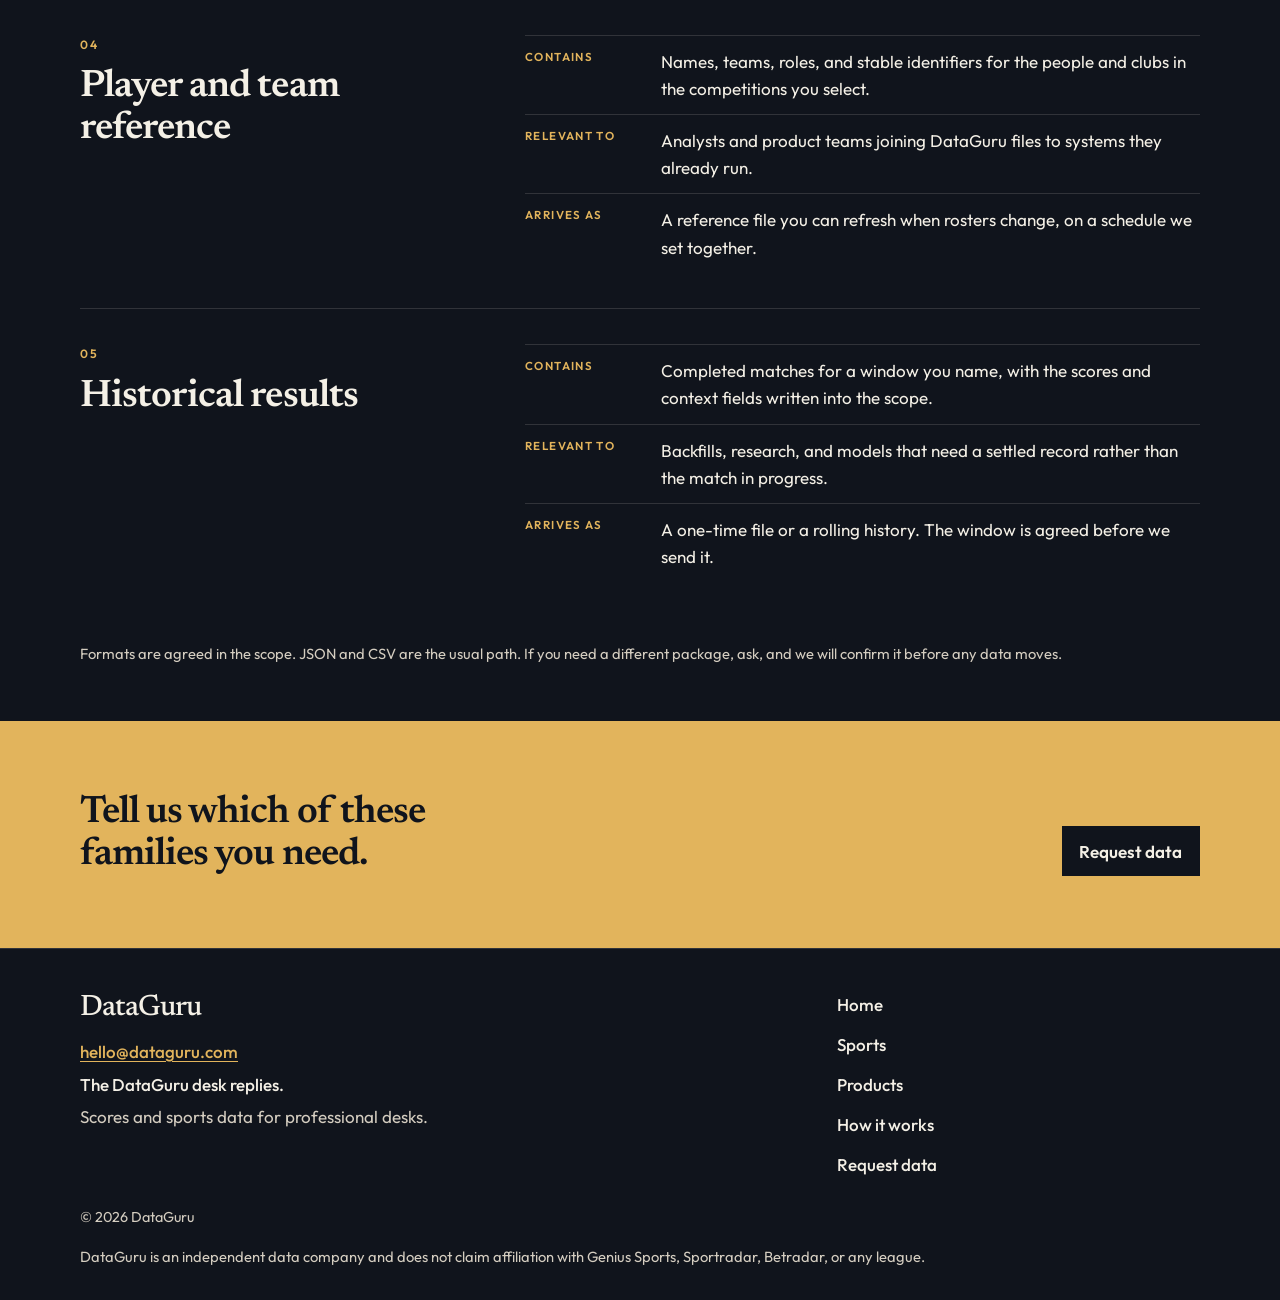
<file: products.html>
<!DOCTYPE html>
<html lang="en">
<head>
  <meta charset="utf-8">
  <meta name="viewport" content="width=device-width, initial-scale=1">
  <title>Files a client can request — DataGuru</title>
  <meta name="description" content="Files a client can request from DataGuru. Display, internal use, and redistribution are set in the scope. Freshness is a final result, a periodic file, or in-play events, with no promised speed.">
  <meta name="theme-color" content="#10141c">
  <link rel="icon" href="favicon.ico" sizes="32x32">
  <link rel="icon" href="assets/favicon.svg" type="image/svg+xml">
  <link rel="preload" href="fonts/newsreader-latin-500-normal.woff2" as="font" type="font/woff2" crossorigin>
  <link rel="preload" href="fonts/outfit-latin-400-normal.woff2" as="font" type="font/woff2" crossorigin>
  <link rel="stylesheet" href="css/site.css">
</head>
<body>
  <a class="skip" href="#content">Skip to content</a>
  <header class="site-header">
    <div class="shell bar">
      <a class="brand" href="index.html">
        <img class="brand-mark" src="assets/mark.svg" width="28" height="28" alt="">
        <span class="brand-word">DataGuru</span>
      </a>
      <button class="nav-toggle" type="button" aria-expanded="false" aria-controls="site-nav">
        <span class="when-closed">Menu</span>
        <span class="when-open">Close</span>
      </button>
      <nav class="site-nav" id="site-nav" aria-label="Primary">
        <a href="sports.html">Sports</a>
        <a href="products.html" aria-current="page">Products</a>
        <a href="how-it-works.html">How it works</a>
        <a class="nav-request" href="contact.html">Request data</a>
      </nav>
    </div>
  </header>
  <main id="content" tabindex="-1">
    <div class="shell page-block">
      <div class="page-head">
        <p class="eyebrow">Data products</p>
        <h1>Files a client can request.</h1>
        <p class="lede">Display, internal use, and redistribution are set in the scope. Freshness is a final result, a periodic file, or in-play events, with no promised speed.</p>
      </div>
      <figure class="data-layout">
        <div class="sample-top">
          <p class="sample-flag">Layout</p>
          <p class="sample-meta">Fictional match. Not a live score.</p>
        </div>
        <table>
          <caption>One tennis row, shown only as a layout.</caption>
          <thead>
            <tr>
              <th scope="col">Match</th>
              <th scope="col">Status</th>
              <th scope="col">Event</th>
            </tr>
          </thead>
          <tbody>
            <tr>
              <td>Arden Calder — Maren Voss</td>
              <td>In progress</td>
              <td>Ace, Arden Calder</td>
            </tr>
          </tbody>
        </table>
      </figure>
      <nav class="jump" aria-label="Products">
        <a href="#scores">Scores</a>
        <a href="#fixtures">Fixtures</a>
        <a href="#live-events">Live events</a>
        <a href="#reference">Reference</a>
        <a href="#history">Historical results</a>
      </nav>

      <article class="product" id="scores">
        <div>
          <p class="eyebrow">01</p>
          <h2>Scores</h2>
        </div>
        <dl>
          <div>
            <dt>Contains</dt>
            <dd>Final and in-progress outcomes, the status of the match, and period, set, or inning splits when the sport uses them and your scope includes them.</dd>
          </div>
          <div>
            <dt>Relevant to</dt>
            <dd>Newsrooms, league operations, and sportsbook or media desks that need the result rather than a written story.</dd>
          </div>
          <div>
            <dt>Arrives as</dt>
            <dd>A structured file on the cadence we agree. This page does not update a score.</dd>
          </div>
        </dl>
      </article>

      <article class="product" id="fixtures">
        <div>
          <p class="eyebrow">02</p>
          <h2>Fixtures</h2>
        </div>
        <dl>
          <div>
            <dt>Contains</dt>
            <dd>The scheduled encounter, the participants, the competition name, and the start context you ask us to carry.</dd>
          </div>
          <div>
            <dt>Relevant to</dt>
            <dd>Slate builders, graphics desks, and anyone planning coverage before the event begins.</dd>
          </div>
          <div>
            <dt>Arrives as</dt>
            <dd>A file ahead of the event, refreshed if we agree that postponements and moved starts belong in the scope.</dd>
          </div>
        </dl>
      </article>

      <article class="product" id="live-events">
        <div>
          <p class="eyebrow">03</p>
          <h2>Live events</h2>
        </div>
        <dl>
          <div>
            <dt>Contains</dt>
            <dd>Ordered in-play actions for the sports in your scope: goals, points, cards, substitutions, and the comparable events in other sports.</dd>
          </div>
          <div>
            <dt>Relevant to</dt>
            <dd>Broadcast, sportsbook, and analytics desks that mark the match while it is being played.</dd>
          </div>
          <div>
            <dt>Arrives as</dt>
            <dd>In-play events on the cadence we confirm in writing. "Live" describes the record, not a socket open in this browser, and not a promised speed.</dd>
          </div>
        </dl>
      </article>

      <article class="product" id="reference">
        <div>
          <p class="eyebrow">04</p>
          <h2>Player and team reference</h2>
        </div>
        <dl>
          <div>
            <dt>Contains</dt>
            <dd>Names, teams, roles, and stable identifiers for the people and clubs in the competitions you select.</dd>
          </div>
          <div>
            <dt>Relevant to</dt>
            <dd>Analysts and product teams joining DataGuru files to systems they already run.</dd>
          </div>
          <div>
            <dt>Arrives as</dt>
            <dd>A reference file you can refresh when rosters change, on a schedule we set together.</dd>
          </div>
        </dl>
      </article>

      <article class="product" id="history">
        <div>
          <p class="eyebrow">05</p>
          <h2>Historical results</h2>
        </div>
        <dl>
          <div>
            <dt>Contains</dt>
            <dd>Completed matches for a window you name, with the scores and context fields written into the scope.</dd>
          </div>
          <div>
            <dt>Relevant to</dt>
            <dd>Backfills, research, and models that need a settled record rather than the match in progress.</dd>
          </div>
          <div>
            <dt>Arrives as</dt>
            <dd>A one-time file or a rolling history. The window is agreed before we send it.</dd>
          </div>
        </dl>
      </article>
      <p class="fine follow">Formats are agreed in the scope. JSON and CSV are the usual path. If you need a different package, ask, and we will confirm it before any data moves.</p>
    </div>
    <section class="section close" aria-labelledby="close-title">
      <div class="shell close-inner">
        <h2 id="close-title">Tell us which of these families you need.</h2>
        <a class="button" href="contact.html#request">Request data</a>
      </div>
    </section>
  </main>
  <footer class="site-footer">
    <div class="shell">
      <div class="footer-grid">
        <div class="footer-lead">
          <p class="footer-name">DataGuru</p>
          <p><a class="email-link" href="mailto:hello@dataguru.com" data-contact-email>hello@dataguru.com</a></p>
          <p class="footer-reply">The DataGuru desk replies.</p>
          <p class="footer-tag">Scores and sports data for professional desks.</p>
        </div>
        <nav class="footer-nav" aria-label="Footer">
          <a href="index.html">Home</a>
          <a href="sports.html">Sports</a>
          <a href="products.html" aria-current="page">Products</a>
          <a href="how-it-works.html">How it works</a>
          <a href="contact.html">Request data</a>
        </nav>
      </div>
      <p class="copyright">© 2026 DataGuru</p>
      <p class="independence">DataGuru is an independent data company and does not claim affiliation with Genius Sports, Sportradar, Betradar, or any league.</p>
      <noscript>
        <p class="noscript-note">The menu button on a narrow screen needs JavaScript. The mailbox link is in the page.</p>
      </noscript>
    </div>
  </footer>
  <script src="js/site.js"></script>
</body>
</html>
</file>
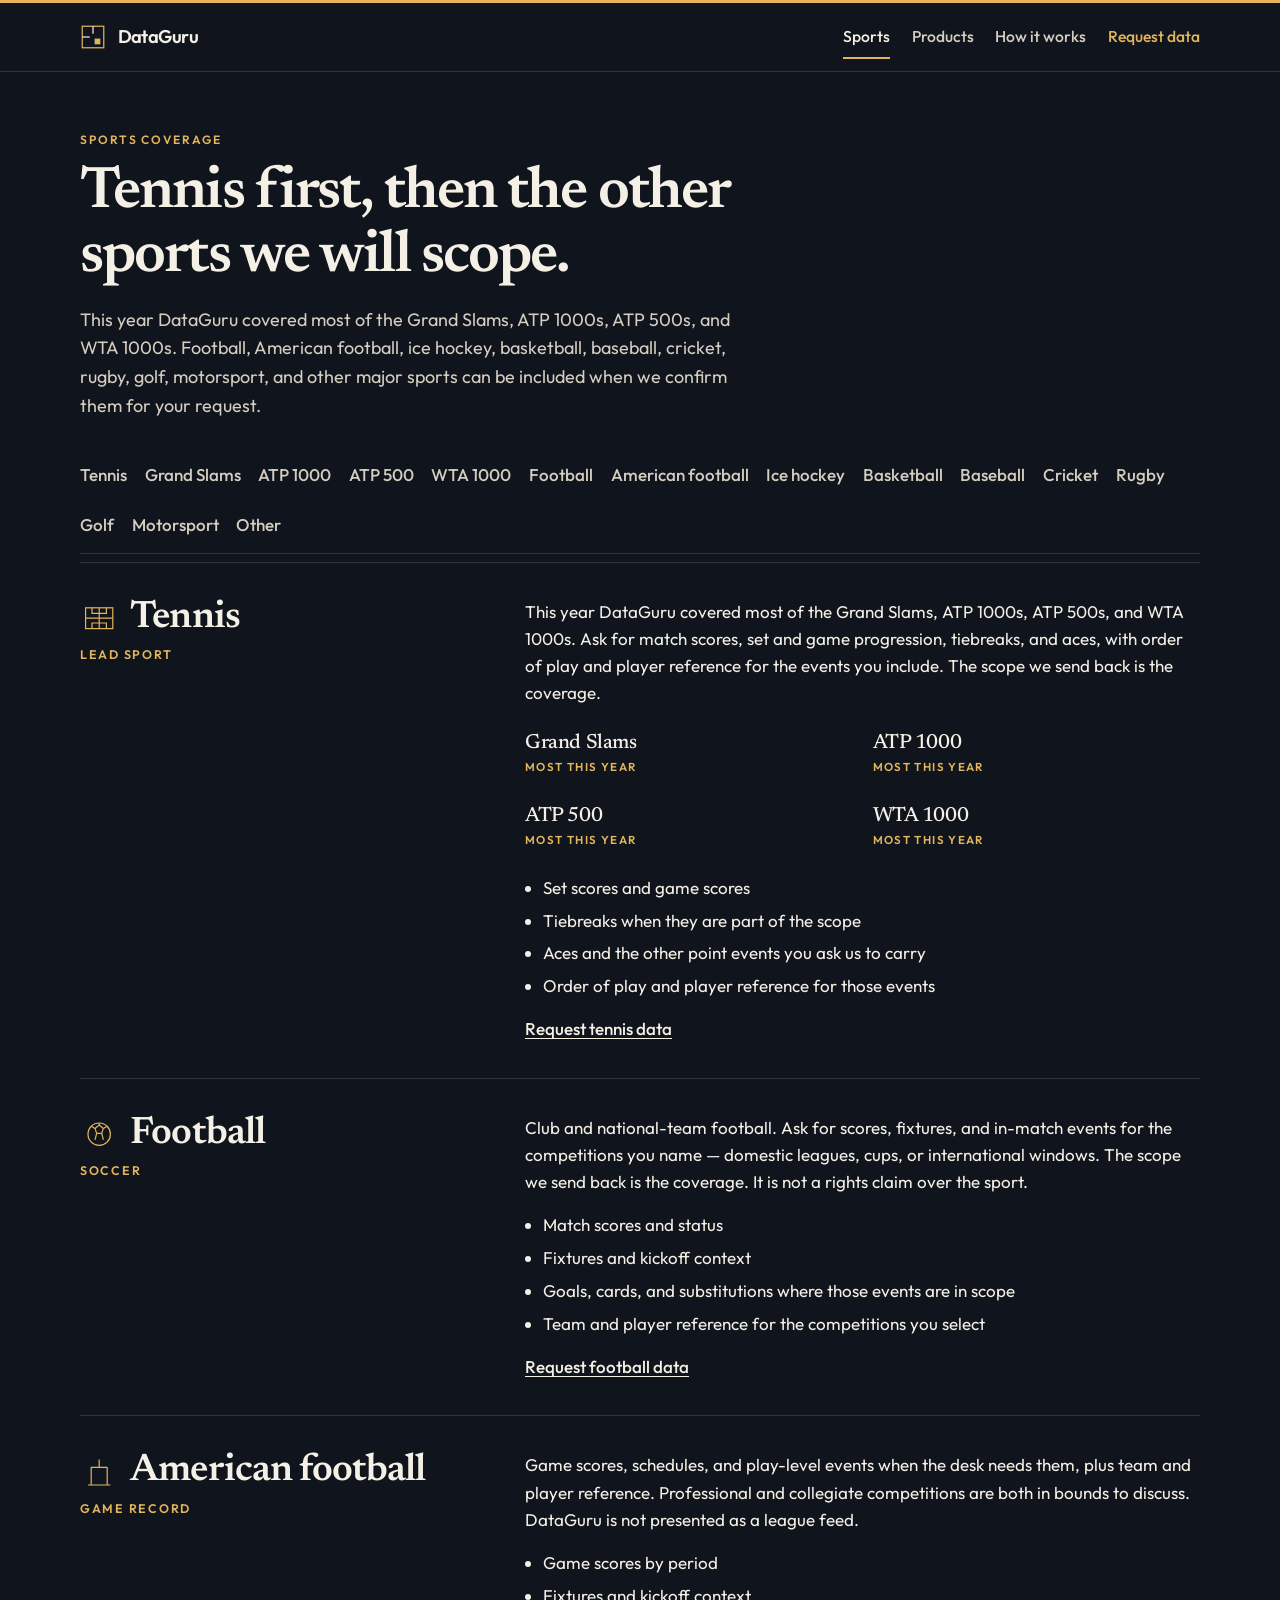
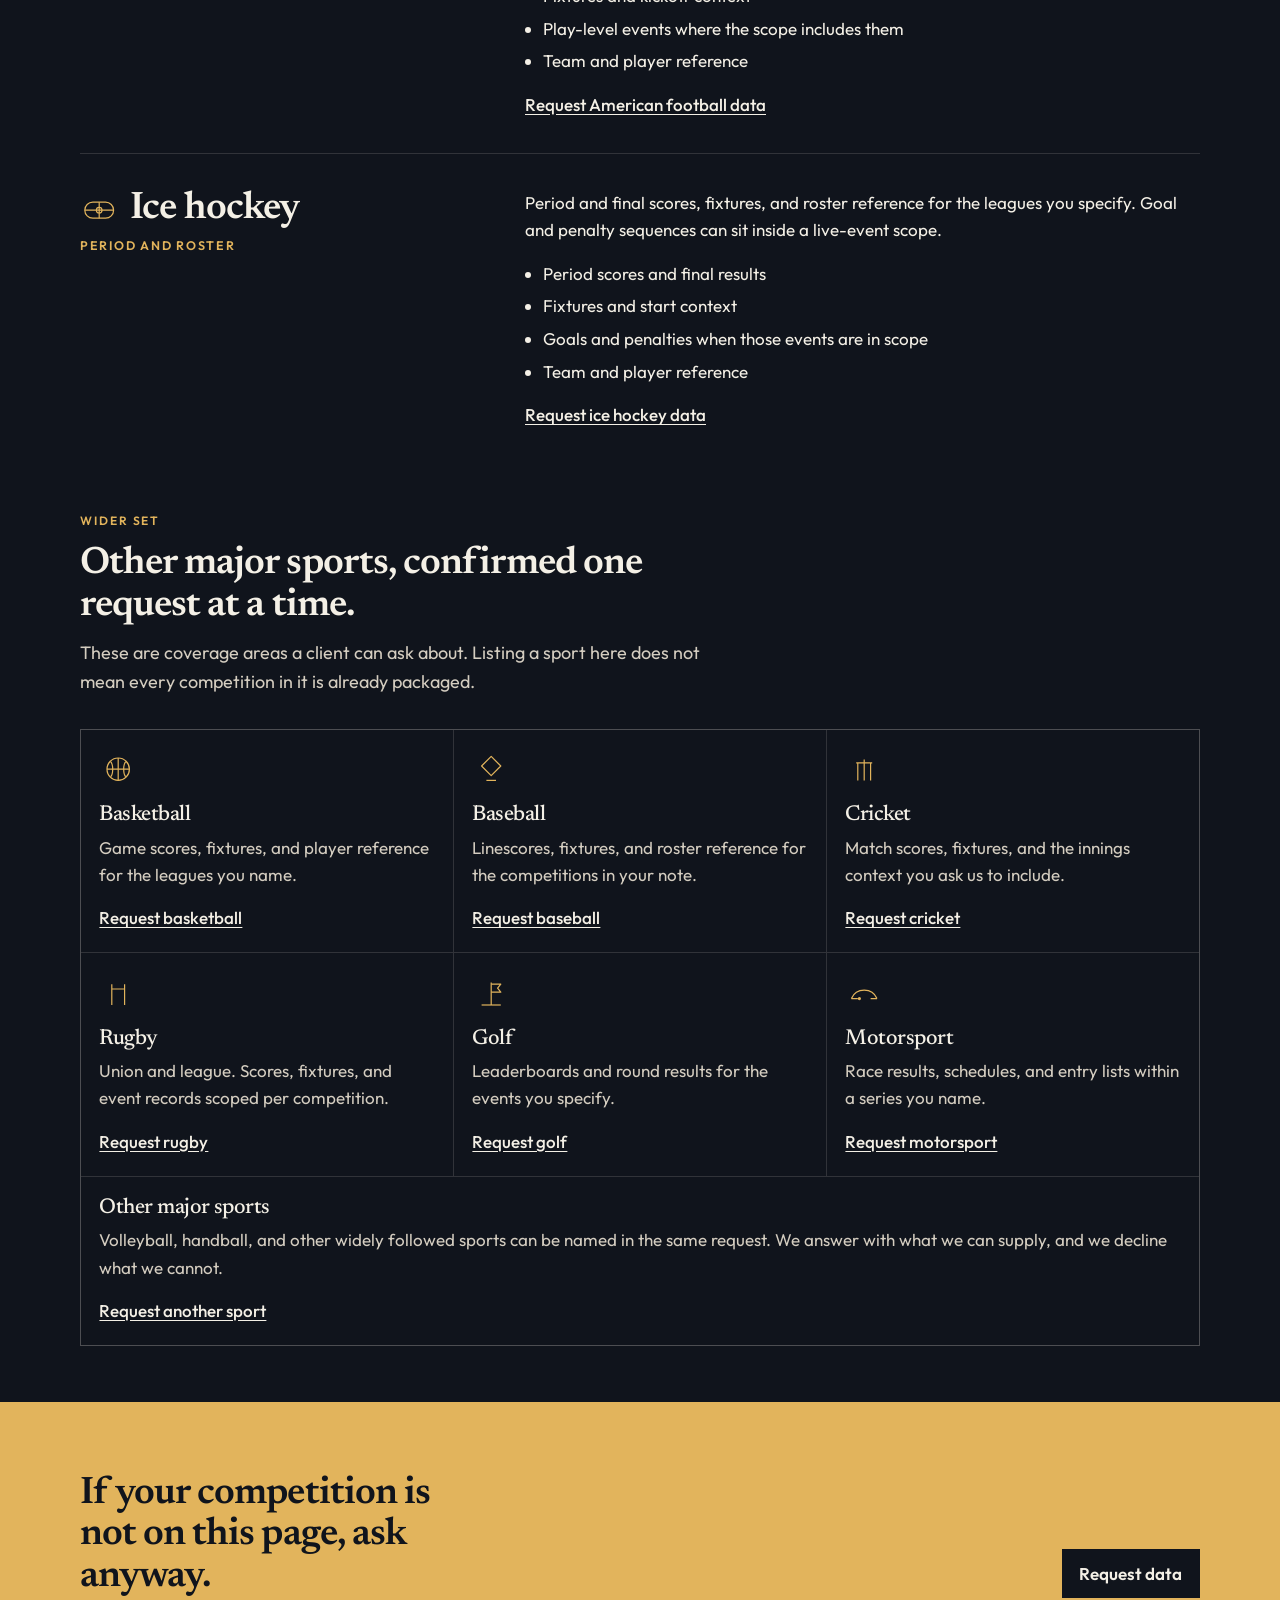
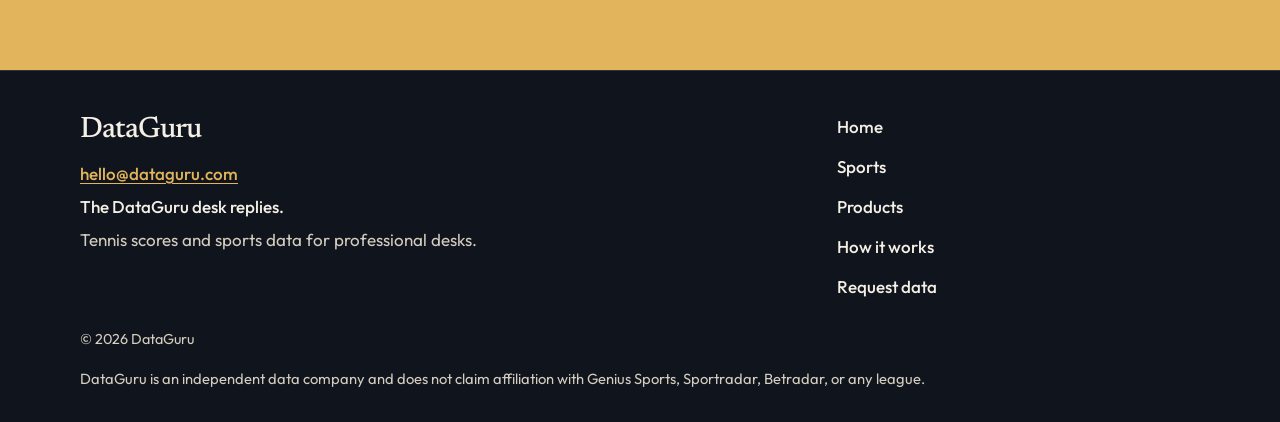
<file: sports.html>
<!DOCTYPE html>
<html lang="en">
<head>
  <meta charset="utf-8">
  <meta name="viewport" content="width=device-width, initial-scale=1">
  <title>Sports coverage — DataGuru</title>
  <meta name="description" content="Tennis leads DataGuru coverage. This year we covered most of the Grand Slams, ATP 1000s, ATP 500s, and WTA 1000s. Football, American football, ice hockey, and a wider set can be scoped too.">
  <meta name="theme-color" content="#10141c">
  <link rel="icon" href="favicon.ico" sizes="32x32">
  <link rel="icon" href="assets/favicon.svg" type="image/svg+xml">
  <link rel="preload" href="fonts/newsreader-latin-500-normal.woff2" as="font" type="font/woff2" crossorigin>
  <link rel="preload" href="fonts/outfit-latin-400-normal.woff2" as="font" type="font/woff2" crossorigin>
  <link rel="stylesheet" href="css/site.css">
</head>
<body>
  <a class="skip" href="#content">Skip to content</a>
  <header class="site-header">
    <div class="shell bar">
      <a class="brand" href="index.html">
        <img class="brand-mark" src="assets/mark.svg" width="28" height="28" alt="">
        <span class="brand-word">DataGuru</span>
      </a>
      <button class="nav-toggle" type="button" aria-expanded="false" aria-controls="site-nav">
        <span class="when-closed">Menu</span>
        <span class="when-open">Close</span>
      </button>
      <nav class="site-nav" id="site-nav" aria-label="Primary">
        <a href="sports.html" aria-current="page">Sports</a>
        <a href="products.html">Products</a>
        <a href="how-it-works.html">How it works</a>
        <a class="nav-request" href="contact.html">Request data</a>
      </nav>
    </div>
  </header>
  <main id="content" tabindex="-1">
    <div class="shell page-block">
      <div class="page-head">
        <p class="eyebrow">Sports coverage</p>
        <h1>Tennis first, then the other sports we will scope.</h1>
        <p class="lede">This year DataGuru covered most of the Grand Slams, ATP 1000s, ATP 500s, and WTA 1000s. Football, American football, ice hockey, basketball, baseball, cricket, rugby, golf, motorsport, and other major sports can be included when we confirm them for your request.</p>
      </div>
      <nav class="jump" aria-label="Sports">
        <a href="#tennis">Tennis</a>
        <a href="#grand-slams">Grand Slams</a>
        <a href="#atp-1000">ATP 1000</a>
        <a href="#atp-500">ATP 500</a>
        <a href="#wta-1000">WTA 1000</a>
        <a href="#football">Football</a>
        <a href="#american-football">American football</a>
        <a href="#ice-hockey">Ice hockey</a>
        <a href="#basketball">Basketball</a>
        <a href="#baseball">Baseball</a>
        <a href="#cricket">Cricket</a>
        <a href="#rugby">Rugby</a>
        <a href="#golf">Golf</a>
        <a href="#motorsport">Motorsport</a>
        <a href="#other-sports">Other</a>
      </nav>

      <article class="sport" id="tennis">
        <div>
          <div class="sport-title">
            <svg class="icon" viewBox="0 0 48 48" aria-hidden="true" focusable="false">
              <rect x="7" y="11" width="34" height="26" fill="none" stroke="currentColor" stroke-width="1.5"/>
              <path d="M7 24h34M24 11v26M15 11v7h18V11M15 37v-7h18v7" fill="none" stroke="currentColor" stroke-width="1.5"/>
            </svg>
            <h2>Tennis</h2>
          </div>
          <p class="alias">Lead sport</p>
        </div>
        <div>
          <p>This year DataGuru covered most of the Grand Slams, ATP 1000s, ATP 500s, and WTA 1000s. Ask for match scores, set and game progression, tiebreaks, and aces, with order of play and player reference for the events you include. The scope we send back is the coverage.</p>
          <ul class="level-list">
            <li id="grand-slams">
              <span class="level-name">Grand Slams</span>
              <span class="level-note">Most this year</span>
            </li>
            <li id="atp-1000">
              <span class="level-name">ATP 1000</span>
              <span class="level-note">Most this year</span>
            </li>
            <li id="atp-500">
              <span class="level-name">ATP 500</span>
              <span class="level-note">Most this year</span>
            </li>
            <li id="wta-1000">
              <span class="level-name">WTA 1000</span>
              <span class="level-note">Most this year</span>
            </li>
          </ul>
          <ul>
            <li>Set scores and game scores</li>
            <li>Tiebreaks when they are part of the scope</li>
            <li>Aces and the other point events you ask us to carry</li>
            <li>Order of play and player reference for those events</li>
          </ul>
          <p><a class="text-link" href="contact.html?sports=tennis#request">Request tennis data</a></p>
        </div>
      </article>

      <article class="sport" id="football">
        <div>
          <div class="sport-title">
            <svg class="icon" viewBox="0 0 48 48" aria-hidden="true" focusable="false">
              <circle cx="24" cy="24" r="14" fill="none" stroke="currentColor" stroke-width="1.5"/>
              <path d="M24 12.5 29.2 16.8 27.2 23h-6.4l-2-6.2Z" fill="none" stroke="currentColor" stroke-width="1.5" stroke-linejoin="round"/>
              <path d="M24 12.5V10M18.8 16.8 14 14M29.2 16.8 34 14M20.8 23l-2 8M27.2 23l2 8" fill="none" stroke="currentColor" stroke-width="1.5"/>
            </svg>
            <h2>Football</h2>
          </div>
          <p class="alias">Soccer</p>
        </div>
        <div>
          <p>Club and national-team football. Ask for scores, fixtures, and in-match events for the competitions you name — domestic leagues, cups, or international windows. The scope we send back is the coverage. It is not a rights claim over the sport.</p>
          <ul>
            <li>Match scores and status</li>
            <li>Fixtures and kickoff context</li>
            <li>Goals, cards, and substitutions where those events are in scope</li>
            <li>Team and player reference for the competitions you select</li>
          </ul>
          <p><a class="text-link" href="contact.html?sports=football#request">Request football data</a></p>
        </div>
      </article>

      <article class="sport" id="american-football">
        <div>
          <div class="sport-title">
            <svg class="icon" viewBox="0 0 48 48" aria-hidden="true" focusable="false">
              <path d="M14 40V18h20v22M24 18V8M10 40h28" fill="none" stroke="currentColor" stroke-width="1.5" stroke-linejoin="round"/>
            </svg>
            <h2>American football</h2>
          </div>
          <p class="alias">Game record</p>
        </div>
        <div>
          <p>Game scores, schedules, and play-level events when the desk needs them, plus team and player reference. Professional and collegiate competitions are both in bounds to discuss. DataGuru is not presented as a league feed.</p>
          <ul>
            <li>Game scores by period</li>
            <li>Fixtures and kickoff context</li>
            <li>Play-level events where the scope includes them</li>
            <li>Team and player reference</li>
          </ul>
          <p><a class="text-link" href="contact.html?sports=american-football#request">Request American football data</a></p>
        </div>
      </article>

      <article class="sport" id="ice-hockey">
        <div>
          <div class="sport-title">
            <svg class="icon" viewBox="0 0 48 48" aria-hidden="true" focusable="false">
              <rect x="6" y="14" width="36" height="20" rx="10" fill="none" stroke="currentColor" stroke-width="1.5"/>
              <path d="M24 14v20M6 24h36" stroke="currentColor" stroke-width="1.5"/>
              <circle cx="24" cy="24" r="3.5" fill="none" stroke="currentColor" stroke-width="1.5"/>
            </svg>
            <h2>Ice hockey</h2>
          </div>
          <p class="alias">Period and roster</p>
        </div>
        <div>
          <p>Period and final scores, fixtures, and roster reference for the leagues you specify. Goal and penalty sequences can sit inside a live-event scope.</p>
          <ul>
            <li>Period scores and final results</li>
            <li>Fixtures and start context</li>
            <li>Goals and penalties when those events are in scope</li>
            <li>Team and player reference</li>
          </ul>
          <p><a class="text-link" href="contact.html?sports=ice-hockey#request">Request ice hockey data</a></p>
        </div>
      </article>

      <div class="section-intro section-gap" id="wider">
        <p class="eyebrow">Wider set</p>
        <h2>Other major sports, confirmed one request at a time.</h2>
        <p class="lede">These are coverage areas a client can ask about. Listing a sport here does not mean every competition in it is already packaged.</p>
      </div>
      <div class="wider-grid">
        <article id="basketball">
          <svg class="icon" viewBox="0 0 48 48" aria-hidden="true" focusable="false">
            <circle cx="24" cy="24" r="14" fill="none" stroke="currentColor" stroke-width="1.5"/>
            <path d="M10 24h28M24 10v28M14.5 14.5c3.5 3.5 3.5 15.5 0 19M33.5 14.5c-3.5 3.5-3.5 15.5 0 19" fill="none" stroke="currentColor" stroke-width="1.5"/>
          </svg>
          <h3>Basketball</h3>
          <p>Game scores, fixtures, and player reference for the leagues you name.</p>
          <p><a class="text-link" href="contact.html?sports=basketball#request">Request basketball</a></p>
        </article>
        <article id="baseball">
          <svg class="icon" viewBox="0 0 48 48" aria-hidden="true" focusable="false">
            <path d="M24 8 36 20 24 32 12 20Z" fill="none" stroke="currentColor" stroke-width="1.5" stroke-linejoin="round"/>
            <path d="M18 38h12" stroke="currentColor" stroke-width="1.5"/>
          </svg>
          <h3>Baseball</h3>
          <p>Linescores, fixtures, and roster reference for the competitions in your note.</p>
          <p><a class="text-link" href="contact.html?sports=baseball#request">Request baseball</a></p>
        </article>
        <article id="cricket">
          <svg class="icon" viewBox="0 0 48 48" aria-hidden="true" focusable="false">
            <path d="M16 38V16M24 38V12M32 38V16M14 16h20" fill="none" stroke="currentColor" stroke-width="1.5"/>
          </svg>
          <h3>Cricket</h3>
          <p>Match scores, fixtures, and the innings context you ask us to include.</p>
          <p><a class="text-link" href="contact.html?sports=cricket#request">Request cricket</a></p>
        </article>
        <article id="rugby">
          <svg class="icon" viewBox="0 0 48 48" aria-hidden="true" focusable="false">
            <path d="M16 40V14M32 40V14M16 20h16" fill="none" stroke="currentColor" stroke-width="1.5"/>
          </svg>
          <h3>Rugby</h3>
          <p>Union and league. Scores, fixtures, and event records scoped per competition.</p>
          <p><a class="text-link" href="contact.html?sports=rugby#request">Request rugby</a></p>
        </article>
        <article id="golf">
          <svg class="icon" viewBox="0 0 48 48" aria-hidden="true" focusable="false">
            <path d="M24 40V12" stroke="currentColor" stroke-width="1.5"/>
            <path d="M24 14h12l-4 5 4 5H24" fill="none" stroke="currentColor" stroke-width="1.5" stroke-linejoin="round"/>
            <path d="M12 40h24" stroke="currentColor" stroke-width="1.5"/>
          </svg>
          <h3>Golf</h3>
          <p>Leaderboards and round results for the events you specify.</p>
          <p><a class="text-link" href="contact.html?sports=golf#request">Request golf</a></p>
        </article>
        <article id="motorsport">
          <svg class="icon" viewBox="0 0 48 48" aria-hidden="true" focusable="false">
            <path d="M8 32c6-14 26-14 32 0" fill="none" stroke="currentColor" stroke-width="1.5"/>
            <path d="M8 32h8M32 32h8" stroke="currentColor" stroke-width="1.5"/>
            <circle cx="18" cy="32" r="2" fill="currentColor"/>
          </svg>
          <h3>Motorsport</h3>
          <p>Race results, schedules, and entry lists within a series you name.</p>
          <p><a class="text-link" href="contact.html?sports=motorsport#request">Request motorsport</a></p>
        </article>
        <article class="span-all" id="other-sports">
          <h3>Other major sports</h3>
          <p>Volleyball, handball, and other widely followed sports can be named in the same request. We answer with what we can supply, and we decline what we cannot.</p>
          <p><a class="text-link" href="contact.html?sports=other#request">Request another sport</a></p>
        </article>
      </div>
    </div>
    <section class="section close" aria-labelledby="close-title">
      <div class="shell close-inner">
        <h2 id="close-title">If your competition is not on this page, ask anyway.</h2>
        <a class="button" href="contact.html#request">Request data</a>
      </div>
    </section>
  </main>
  <footer class="site-footer">
    <div class="shell">
      <div class="footer-grid">
        <div class="footer-lead">
          <p class="footer-name">DataGuru</p>
          <p><a class="email-link" href="mailto:hello@dataguru.com" data-contact-email>hello@dataguru.com</a></p>
          <p class="footer-reply">The DataGuru desk replies.</p>
          <p class="footer-tag">Tennis scores and sports data for professional desks.</p>
        </div>
        <nav class="footer-nav" aria-label="Footer">
          <a href="index.html">Home</a>
          <a href="sports.html" aria-current="page">Sports</a>
          <a href="products.html">Products</a>
          <a href="how-it-works.html">How it works</a>
          <a href="contact.html">Request data</a>
        </nav>
      </div>
      <p class="copyright">© 2026 DataGuru</p>
      <p class="independence">DataGuru is an independent data company and does not claim affiliation with Genius Sports, Sportradar, Betradar, or any league.</p>
      <noscript>
        <p class="noscript-note">The menu button on a narrow screen needs JavaScript. The mailbox link is in the page.</p>
      </noscript>
    </div>
  </footer>
  <script src="js/site.js"></script>
</body>
</html>
</file>
<file: css/site.css>
/* DataGuru — Brass Ledger.
   Indigo ink, warm paper, one brass signal. Newsreader for titles. */

@font-face {
  font-family: "Newsreader";
  font-style: normal;
  font-weight: 500;
  font-display: swap;
  src: url("../fonts/newsreader-latin-500-normal.woff2") format("woff2");
}

@font-face {
  font-family: "Newsreader";
  font-style: italic;
  font-weight: 500;
  font-display: swap;
  src: url("../fonts/newsreader-latin-500-italic.woff2") format("woff2");
}

@font-face {
  font-family: "Newsreader";
  font-style: normal;
  font-weight: 600;
  font-display: swap;
  src: url("../fonts/newsreader-latin-600-normal.woff2") format("woff2");
}

@font-face {
  font-family: "Outfit";
  font-style: normal;
  font-weight: 400;
  font-display: swap;
  src: url("../fonts/outfit-latin-400-normal.woff2") format("woff2");
}

@font-face {
  font-family: "Outfit";
  font-style: normal;
  font-weight: 500;
  font-display: swap;
  src: url("../fonts/outfit-latin-500-normal.woff2") format("woff2");
}

@font-face {
  font-family: "Outfit";
  font-style: normal;
  font-weight: 600;
  font-display: swap;
  src: url("../fonts/outfit-latin-600-normal.woff2") format("woff2");
}

:root {
  --court: #10141c;
  --court-deep: #171d29;
  --card: #1c2433;
  --ink: #f4f0e6;
  --muted: #d4cdc0;
  --line: rgba(244, 240, 230, 0.14);
  --line-ink: rgba(244, 240, 230, 0.14);
  --line-strong: rgba(244, 240, 230, 0.32);
  --accent: #e2b45c;
  --on-accent: #10141c;
  --error: #ffc9bc;
  --serif: "Newsreader", "Iowan Old Style", Palatino, Georgia, serif;
  --sans: "Outfit", "Avenir Next", "Segoe UI", sans-serif;
  --header: 4.25rem;
  color-scheme: dark;
}

*,
*::before,
*::after {
  box-sizing: border-box;
}

html {
  background: var(--court);
  scroll-behavior: smooth;
  scroll-padding-top: 5.25rem;
}

body {
  margin: 0;
  background: var(--court);
  color: var(--ink);
  font-family: var(--sans);
  font-size: 1.0625rem;
  font-weight: 400;
  line-height: 1.6;
  text-rendering: optimizeLegibility;
  -webkit-font-smoothing: antialiased;
}

[id] {
  scroll-margin-top: 5.25rem;
}

img,
svg,
table,
pre {
  max-width: 100%;
}

img,
svg {
  display: block;
}

button {
  font: inherit;
}

h1,
h2,
h3 {
  font-family: var(--serif);
  font-weight: 600;
  line-height: 1.08;
  letter-spacing: -0.025em;
  color: var(--ink);
}

h1 {
  margin: 0 0 1rem;
  font-size: clamp(2.55rem, 5.2vw, 4.6rem);
  letter-spacing: -0.032em;
}

h2 {
  margin: 0 0 0.75rem;
  font-size: clamp(1.85rem, 3vw, 2.7rem);
}

h3 {
  margin: 0 0 0.4rem;
  font-size: 1.45rem;
  font-weight: 500;
}

p {
  margin: 0 0 1rem;
}

p:last-child {
  margin-bottom: 0;
}

a {
  color: inherit;
}

:focus-visible {
  outline: 2px solid var(--accent);
  outline-offset: 3px;
}

::selection {
  background: var(--accent);
  color: var(--on-accent);
}

.skip {
  position: absolute;
  left: 1rem;
  top: -4rem;
  z-index: 30;
  padding: 0.55rem 0.8rem;
  background: var(--accent);
  color: var(--on-accent);
  font-weight: 600;
  text-decoration: none;
}

.skip:focus {
  top: 0.6rem;
}

.shell {
  width: min(1120px, calc(100% - 2.5rem));
  margin-inline: auto;
}

.shell > *,
.form-layout,
.form-layout > *,
.form-grid,
.form-grid > *,
.footer-grid,
.footer-grid > *,
.request-status,
.data-layout,
.venue-list,
.venue-list > *,
.file-fields,
.file-fields > * {
  min-width: 0;
}

.site-header {
  position: sticky;
  top: 0;
  z-index: 20;
  background: var(--court);
  border-top: 3px solid var(--accent);
  border-bottom: 1px solid var(--line);
}

.bar {
  display: flex;
  align-items: center;
  gap: 1rem 1.5rem;
  min-height: var(--header);
}

.brand {
  display: inline-flex;
  align-items: center;
  gap: 0.7rem;
  color: var(--ink);
  text-decoration: none;
  font-weight: 600;
  letter-spacing: -0.03em;
  font-size: 1.15rem;
}

.brand-mark {
  width: 1.65rem;
  height: 1.65rem;
}

.brand-word {
  white-space: nowrap;
}

.site-nav {
  display: flex;
  align-items: center;
  gap: 0.25rem 1.35rem;
  margin-left: auto;
}

.site-nav a {
  display: inline-flex;
  align-items: center;
  min-height: 44px;
  color: var(--muted);
  text-decoration: none;
  font-size: 0.98rem;
  font-weight: 500;
}

.site-nav a:hover {
  color: var(--ink);
}

.site-nav a[aria-current="page"] {
  color: var(--ink);
  box-shadow: inset 0 -2px 0 var(--accent);
}

.site-nav a.nav-request {
  color: var(--accent);
}

.site-nav a.nav-request:hover {
  color: var(--accent);
  text-decoration: underline;
  text-underline-offset: 0.22em;
}

.site-nav a.nav-request[aria-current="page"] {
  color: var(--ink);
  text-decoration: none;
}

.nav-toggle {
  display: none;
  align-items: center;
  min-height: 44px;
  margin-left: auto;
  padding: 0 0.9rem;
  border: 1px solid var(--line-strong);
  background: transparent;
  color: var(--ink);
  font: inherit;
  font-weight: 500;
  cursor: pointer;
}

.nav-toggle .when-open {
  display: none;
}

.nav-toggle[aria-expanded="true"] {
  border-color: var(--accent);
  color: var(--accent);
}

.nav-toggle[aria-expanded="true"] .when-closed {
  display: none;
}

.nav-toggle[aria-expanded="true"] .when-open {
  display: inline;
}

.button:focus-visible,
.nav-toggle:focus-visible {
  outline-color: var(--ink);
}

main:focus {
  outline: none;
}

.hero-wrap {
  background: radial-gradient(ellipse 55% 80% at 100% 0%, rgba(226, 180, 92, 0.16), transparent 58%);
}

.hero {
  display: grid;
  grid-template-columns: minmax(0, 1.15fr) minmax(16rem, 0.85fr);
  gap: 3.5rem;
  align-items: start;
  padding: 4.25rem 0 3.5rem;
}

.eyebrow {
  margin: 0 0 0.85rem;
  color: var(--accent);
  font-size: 0.75rem;
  font-weight: 600;
  letter-spacing: 0.16em;
  text-transform: uppercase;
}

h1 em {
  font-style: italic;
  font-weight: 500;
  color: var(--accent);
}

.lede {
  max-width: 42rem;
  color: var(--muted);
  font-size: 1.125rem;
}

.actions {
  display: flex;
  flex-wrap: wrap;
  align-items: center;
  gap: 1rem 1.4rem;
  margin: 1.6rem 0 0.85rem;
}

.button {
  display: inline-flex;
  align-items: center;
  justify-content: center;
  min-height: 44px;
  padding: 0.7rem 1.1rem;
  background: var(--accent);
  color: var(--on-accent);
  font-weight: 600;
  text-decoration: none;
  border: 0;
  cursor: pointer;
}

.button:hover {
  background: var(--ink);
  color: var(--on-accent);
}

.text-link {
  color: var(--ink);
  font-weight: 500;
  text-underline-offset: 0.2em;
}

.text-link:hover {
  color: var(--accent);
}

.fine {
  color: var(--muted);
  font-size: 0.92rem;
}

.coverage {
  margin-top: 1.45rem;
}

.coverage .eyebrow {
  margin-bottom: 0.35rem;
}

.level-list {
  display: grid;
  grid-template-columns: 1fr 1fr;
  gap: 0.85rem 1.25rem;
  list-style: none;
  margin: 0.85rem 0 0;
  padding: 0;
}

.sport .level-list {
  margin: 0.2rem 0 1.15rem;
  padding: 0;
  list-style: none;
}

.level-name,
.level-list a {
  font-family: var(--serif);
  font-size: 1.28rem;
  font-weight: 500;
  letter-spacing: -0.02em;
  line-height: 1.15;
  color: var(--ink);
  text-decoration: none;
}

.level-list a:hover {
  color: var(--accent);
}

.level-note {
  display: block;
  margin-top: 0.15rem;
  color: var(--accent);
  font-size: 0.72rem;
  font-weight: 600;
  letter-spacing: 0.12em;
  text-transform: uppercase;
}

.sample {
  position: relative;
  border: 1px solid var(--line-strong);
  background:
    linear-gradient(180deg, rgba(226, 180, 92, 0.14), rgba(226, 180, 92, 0) 32%),
    var(--card);
  padding: 1.45rem 1.3rem 1.15rem;
}

.sample::before,
.sample::after {
  content: "";
  position: absolute;
  width: 0.75rem;
  height: 0.75rem;
  border-color: var(--accent);
  border-style: solid;
}

.sample::before {
  top: 0.45rem;
  left: 0.45rem;
  border-width: 1px 0 0 1px;
}

.sample::after {
  right: 0.45rem;
  bottom: 0.45rem;
  border-width: 0 1px 1px 0;
}

.sample-top {
  display: flex;
  justify-content: space-between;
  gap: 1rem;
  align-items: baseline;
}

.sample-flag {
  margin: 0;
  color: var(--accent);
  font-size: 0.72rem;
  font-weight: 600;
  letter-spacing: 0.14em;
  text-transform: uppercase;
}

.sample-sport {
  margin: 1rem 0 0.15rem;
  font-family: var(--serif);
  font-size: 1.7rem;
  letter-spacing: -0.02em;
}

.sample-meta,
.sample-foot {
  color: var(--muted);
  font-size: 0.86rem;
}

.scoreboard {
  margin: 1rem 0 0.85rem;
}

.score-row {
  display: grid;
  grid-template-columns: 1fr auto;
  gap: 1rem;
  align-items: baseline;
  padding: 0.45rem 0;
  border-top: 1px solid var(--line-ink);
}

.score {
  font-family: var(--serif);
  font-size: 2.6rem;
  font-variant-numeric: lining-nums tabular-nums;
  line-height: 1;
}

.score-sets {
  display: inline-flex;
  gap: 0.65rem;
  font-size: 1.7rem;
}

.clock {
  margin: 0 0 0.85rem;
  color: var(--accent);
  font-variant-numeric: tabular-nums;
  letter-spacing: 0.03em;
}

.event-list {
  list-style: none;
  margin: 0;
  padding: 0;
  border-top: 1px solid var(--line-ink);
}

.event-list li {
  display: grid;
  grid-template-columns: 4.25rem 0.8fr 1.2fr;
  gap: 0.5rem;
  padding: 0.55rem 0;
  border-bottom: 1px solid var(--line-ink);
  font-size: 0.92rem;
}

.sample-foot {
  margin-top: 0.85rem;
}

.section {
  padding: 4.5rem 0;
}

.section-intro {
  max-width: 40rem;
  margin-bottom: 2rem;
}

.band {
  background: var(--court-deep);
  border-top: 1px solid var(--line);
  border-bottom: 1px solid var(--line);
}

.families {
  list-style: none;
  margin: 0;
  padding: 0;
  counter-reset: family;
}

.families li {
  display: grid;
  grid-template-columns: 4rem minmax(0, 1fr);
  gap: 0.5rem 1rem;
  align-items: start;
  padding: 1.2rem 0;
  border-top: 1px solid var(--line);
  counter-increment: family;
}

.families li:last-child {
  border-bottom: 1px solid var(--line);
}

.families li::before {
  content: counter(family, decimal-leading-zero);
  font-family: var(--serif);
  font-style: italic;
  font-weight: 500;
  font-size: 1.7rem;
  color: var(--accent);
  line-height: 1.1;
}

.families a {
  color: var(--ink);
  text-decoration: none;
}

.families a:hover {
  color: var(--accent);
}

.families p {
  color: var(--muted);
  max-width: 46rem;
}

.file-fields {
  display: grid;
  grid-template-columns: repeat(4, minmax(0, 1fr));
  gap: 1.25rem 1.5rem;
  margin: 0;
}

.file-fields > div {
  border-top: 2px solid var(--accent);
  padding-top: 0.75rem;
}

.file-fields dt {
  margin: 0;
  font-family: var(--serif);
  font-size: 1.55rem;
  font-weight: 500;
  letter-spacing: -0.02em;
  line-height: 1.15;
}

.file-fields dd {
  margin: 0.4rem 0 0;
  color: var(--muted);
}

.venue-strip {
  padding: 0 0 3.5rem;
}

.venue-strip .section-intro {
  margin-bottom: 1.25rem;
}

.venue-list {
  display: grid;
  grid-template-columns: repeat(3, minmax(0, 1fr));
  gap: 1rem 1.15rem;
  list-style: none;
  margin: 0;
  padding: 0;
}

.venue-slot {
  margin: 0;
}

.venue-frame {
  position: relative;
  display: grid;
  place-items: center;
  aspect-ratio: 16 / 10;
  overflow: hidden;
  border: 1px dashed var(--line-strong);
  background: var(--card);
}

.venue-frame img {
  position: absolute;
  inset: 0;
  width: 100%;
  height: 100%;
  object-fit: cover;
}

.venue-empty {
  position: relative;
  z-index: 1;
  margin: 0;
  padding: 0.35rem 0.6rem;
  background: transparent;
  color: var(--ink);
  font-size: 0.95rem;
  font-weight: 600;
  text-align: center;
}

.venue-slot figcaption {
  margin-top: 0.5rem;
  font-family: var(--serif);
  font-size: 1.25rem;
  font-weight: 500;
  letter-spacing: -0.02em;
}

.plate-grid {
  display: grid;
  grid-template-columns: 1fr 1fr;
  border-top: 1px solid var(--line);
  border-left: 1px solid var(--line);
}

.plate {
  position: relative;
  min-height: 13.5rem;
  padding: 1.4rem 1.3rem 1.3rem;
  border-right: 1px solid var(--line);
  border-bottom: 1px solid var(--line);
}

.plate:hover,
.plate:focus-within {
  background: rgba(244, 240, 230, 0.04);
}

.plate:has(a:focus-visible) {
  outline: 2px solid var(--accent);
  outline-offset: -2px;
}

.plate h3 a:focus-visible {
  outline: none;
}

.plate h3 a::after {
  content: "";
  position: absolute;
  inset: 0;
}

.icon {
  width: 2.4rem;
  height: 2.4rem;
  margin-bottom: 1rem;
  color: var(--accent);
}

.plate p,
.wider-grid p {
  color: var(--muted);
}

.plate h3 a,
.sport-index a,
.wider-grid h3 {
  color: var(--ink);
  text-decoration: none;
}

.plate:hover h3 a {
  color: var(--accent);
}

.sport-index {
  display: grid;
  grid-template-columns: repeat(3, minmax(0, 1fr));
  list-style: none;
  margin: 0;
  padding: 0;
  border-top: 1px solid var(--line);
  border-left: 1px solid var(--line);
}

.sport-index a {
  display: flex;
  align-items: center;
  min-height: 4.75rem;
  padding: 0.8rem 1rem;
  border-right: 1px solid var(--line);
  border-bottom: 1px solid var(--line);
  font-weight: 500;
  text-decoration: none;
}

.sport-index a:hover {
  background: rgba(244, 240, 230, 0.04);
  color: var(--accent);
}

.steps {
  list-style: none;
  display: grid;
  grid-template-columns: repeat(3, minmax(0, 1fr));
  gap: 1.5rem;
  margin: 0;
  padding: 0;
  counter-reset: step;
}

.steps li {
  counter-increment: step;
  border-top: 2px solid var(--accent);
  padding-top: 0.9rem;
}

.steps li::before {
  content: counter(step, decimal-leading-zero);
  display: block;
  margin-bottom: 0.55rem;
  font-family: var(--serif);
  font-style: italic;
  font-weight: 500;
  font-size: 2rem;
  line-height: 1;
  color: var(--accent);
}

.steps p {
  color: var(--muted);
}

.steps-long {
  grid-template-columns: 1fr;
  gap: 0;
}

.steps-long li {
  display: grid;
  grid-template-columns: 4.5rem minmax(0, 1fr);
  gap: 0.75rem 1rem;
  border-top: 1px solid var(--line);
  padding: 1.4rem 0 1.5rem;
}

.steps-long li::before {
  margin: 0;
  font-size: 2.1rem;
}

.close {
  background: var(--accent);
  color: var(--on-accent);
}

.close h2,
.close p {
  color: var(--on-accent);
}

.close-inner {
  display: flex;
  align-items: end;
  justify-content: space-between;
  gap: 1.5rem 2rem;
}

.close h2 {
  max-width: 22rem;
  margin: 0;
}

.close .button {
  background: #10141c;
  color: var(--ink);
  flex: 0 0 auto;
}

.close .button:hover {
  background: var(--ink);
  color: #10141c;
}

.page-head {
  max-width: 44rem;
  padding: 3.6rem 0 0.5rem;
}

.page-head h1 {
  font-size: clamp(2.4rem, 4.6vw, 4rem);
}

.page-block {
  padding-bottom: 3.5rem;
}

.follow {
  margin-top: 1.5rem;
}

.section-gap {
  margin-top: 3rem;
}

.jump {
  display: flex;
  flex-wrap: wrap;
  gap: 0.35rem 1.1rem;
  margin: 1.5rem 0 0.5rem;
  padding-bottom: 0.4rem;
  border-bottom: 1px solid var(--line);
}

.jump a {
  display: inline-flex;
  align-items: center;
  min-height: 44px;
  color: var(--muted);
  font-weight: 500;
  text-decoration: none;
}

.jump a:hover {
  color: var(--accent);
}

.sport,
.product {
  display: grid;
  grid-template-columns: minmax(12rem, 0.75fr) minmax(0, 1.25fr);
  gap: 1.25rem 2.5rem;
  padding: 2.2rem 0;
  border-top: 1px solid var(--line);
}

.sport-title {
  display: flex;
  align-items: center;
  gap: 0.75rem;
}

.sport-title .icon {
  margin: 0;
  flex: 0 0 auto;
}

.sport-title h2,
.product h2 {
  margin: 0;
}

.alias {
  margin: 0.35rem 0 0;
  color: var(--accent);
  font-size: 0.78rem;
  font-weight: 600;
  letter-spacing: 0.14em;
  text-transform: uppercase;
}

.sport ul,
.split ul,
.note-list {
  margin: 0.4rem 0 1rem;
  padding-left: 1.15rem;
}

.sport li,
.split li {
  margin: 0.35rem 0;
}

.wider-grid {
  display: grid;
  grid-template-columns: repeat(3, minmax(0, 1fr));
  gap: 1px;
  background: var(--line);
  border: 1px solid var(--line);
}

.wider-grid article {
  background: var(--court);
  padding: 1.25rem 1.15rem 1.3rem;
}

.wider-grid .span-all {
  grid-column: 1 / -1;
}

.wider-grid h3 {
  font-size: 1.35rem;
}

.product dl {
  margin: 0;
}

.product dl > div {
  display: grid;
  grid-template-columns: 7.5rem minmax(0, 1fr);
  gap: 0.75rem 1rem;
  padding: 0.75rem 0;
  border-top: 1px solid var(--line);
}

.product dt {
  margin: 0;
  color: var(--accent);
  font-size: 0.72rem;
  font-weight: 600;
  letter-spacing: 0.12em;
  text-transform: uppercase;
}

.product dd {
  margin: 0;
}

.data-layout {
  margin: 1.6rem 0 0.4rem;
  padding: 1rem 1rem 1.15rem;
  background: var(--card);
  border: 1px solid var(--line-strong);
}

.data-layout .sample-top {
  margin-bottom: 0.85rem;
}

.data-layout table {
  width: 100%;
  border-collapse: collapse;
  table-layout: fixed;
}

.data-layout caption {
  caption-side: top;
  margin: 0 0 0.7rem;
  text-align: left;
  color: var(--muted);
  font-size: 0.92rem;
}

.data-layout th,
.data-layout td {
  padding: 0.7rem 0.55rem;
  border-bottom: 1px solid var(--line-ink);
  text-align: left;
  vertical-align: top;
  overflow-wrap: anywhere;
}

.data-layout th {
  color: var(--accent);
  font-size: 0.72rem;
  font-weight: 600;
  letter-spacing: 0.12em;
  text-transform: uppercase;
}

.split {
  display: grid;
  grid-template-columns: 1fr 1fr;
  gap: 1.5rem 2.5rem;
  margin-top: 2.5rem;
}

.split section {
  border-top: 2px solid var(--accent);
  padding-top: 1rem;
}

.form-layout {
  display: grid;
  grid-template-columns: minmax(0, 1.15fr) minmax(14rem, 0.7fr);
  gap: 2rem 3rem;
  align-items: start;
  padding-bottom: 4rem;
}

.form-grid {
  display: grid;
  grid-template-columns: 1fr 1fr;
  gap: 1rem 1.15rem;
}

.full {
  grid-column: 1 / -1;
}

label,
legend {
  display: block;
  margin-bottom: 0.4rem;
  font-weight: 500;
}

fieldset {
  border: 0;
  margin: 0;
  padding: 0;
  min-inline-size: 0;
}

input,
textarea {
  width: 100%;
  max-width: 100%;
  padding: 0.75rem 0.8rem;
  border: 1px solid var(--line-strong);
  border-radius: 0;
  background: var(--court);
  color: var(--ink);
  font: inherit;
  font-size: 1rem;
}

textarea {
  min-height: 9rem;
  resize: vertical;
}

input:focus-visible,
textarea:focus-visible {
  outline: 2px solid var(--accent);
  outline-offset: 2px;
  border-color: var(--accent);
}

input:-webkit-autofill {
  -webkit-text-fill-color: var(--ink);
  caret-color: var(--ink);
  box-shadow: 0 0 0 1000px var(--court) inset;
}

.checks {
  display: grid;
  grid-template-columns: 1fr 1fr;
  gap: 0.15rem 1rem;
}

.checks label {
  display: flex;
  align-items: center;
  gap: 0.65rem;
  min-height: 44px;
  margin: 0;
  font-weight: 400;
  cursor: pointer;
}

.checks input {
  width: 1.15rem;
  height: 1.15rem;
  accent-color: var(--accent);
}

.hint {
  margin: 0 0 0.45rem;
  color: var(--muted);
  font-size: 0.92rem;
}

.field-error {
  margin: 0.35rem 0 0;
  color: var(--error);
  font-size: 0.92rem;
}

.aside-card {
  border: 1px solid var(--line-strong);
  background: var(--card);
  padding: 1.15rem 1.1rem;
}

.aside-card h2 {
  font-size: 1.45rem;
}

.plain-mail {
  margin-top: 0.8rem;
  overflow-wrap: anywhere;
}

.email-link {
  color: var(--accent);
  font-weight: 500;
  text-underline-offset: 0.16em;
  overflow-wrap: anywhere;
}

.email-link:hover {
  color: var(--ink);
}

.request-status {
  margin-top: 1.35rem;
  padding: 1.1rem 1.1rem 1.15rem;
  border-left: 3px solid var(--accent);
  background: var(--card);
  max-width: 100%;
}

.request-status h2 {
  font-size: 1.7rem;
}

.request-subject {
  max-width: 100%;
  overflow-wrap: anywhere;
  word-break: break-word;
}

.letter {
  margin: 0.75rem 0 1rem;
  padding: 0.85rem 0.9rem;
  border: 1px solid var(--line-strong);
  background: var(--court);
  color: var(--ink);
  font-family: var(--sans);
  font-size: 0.95rem;
  white-space: pre-wrap;
  overflow-wrap: anywhere;
  word-break: break-word;
  max-width: 100%;
}

.site-footer {
  padding: 2.25rem 0 2rem;
  border-top: 1px solid var(--line);
  background: var(--court);
}

.footer-grid {
  display: grid;
  grid-template-columns: 1.4fr 0.7fr;
  gap: 2rem;
}

.footer-lead p {
  margin: 0 0 0.35rem;
}

.footer-name {
  margin: 0 0 0.35rem;
  font-family: var(--serif);
  font-size: 1.85rem;
  font-weight: 500;
  letter-spacing: -0.03em;
}

.footer-reply {
  font-weight: 500;
}

.footer-tag {
  color: var(--muted);
}

.footer-nav {
  display: grid;
  align-content: start;
  justify-items: start;
  gap: 0.1rem;
}

.footer-nav a {
  display: inline-flex;
  align-items: center;
  min-height: 2.4rem;
  color: var(--ink);
  font-weight: 500;
  text-decoration: none;
}

.footer-nav a:hover {
  color: var(--accent);
}

.copyright {
  margin-top: 1.4rem;
  color: var(--muted);
  font-size: 0.9rem;
}

.independence {
  margin: 0.75rem 0 0;
  padding: 0;
  border: 0;
  color: var(--muted);
  font-size: 0.92rem;
}

.noscript-note {
  margin-top: 1rem;
  color: var(--muted);
}

@media (max-width: 900px) {
  .hero,
  .sport,
  .product,
  .form-layout,
  .split {
    grid-template-columns: 1fr;
  }

  .file-fields {
    grid-template-columns: 1fr 1fr;
  }

  .close-inner {
    align-items: start;
    flex-direction: column;
  }

  .close h2 {
    max-width: none;
  }

  .product dl > div {
    grid-template-columns: 1fr;
    gap: 0.2rem;
  }
}

@media (max-width: 800px) {
  .bar {
    flex-wrap: wrap;
  }

  .nav-toggle {
    display: inline-flex;
  }

  .site-nav {
    display: none;
    flex-basis: 100%;
    flex-direction: column;
    align-items: stretch;
    gap: 0;
    margin-left: 0;
    padding-bottom: 0.6rem;
  }

  .site-nav.is-open {
    display: flex;
  }

  .site-nav a {
    border-top: 1px solid var(--line);
  }

  .site-nav a[aria-current="page"] {
    box-shadow: inset 3px 0 0 var(--accent);
  }

  .steps {
    grid-template-columns: 1fr;
  }

  .wider-grid,
  .sport-index {
    grid-template-columns: 1fr 1fr;
  }

  .venue-list {
    grid-template-columns: 1fr;
  }
}

@media (max-width: 640px) {
  .shell {
    width: min(1120px, calc(100% - 2rem));
  }

  .hero {
    gap: 2rem;
    padding: 2rem 0 2.4rem;
  }

  .section {
    padding: 3rem 0;
  }

  .page-head {
    padding-top: 2rem;
  }

  .plate-grid,
  .form-grid,
  .checks,
  .wider-grid,
  .sport-index,
  .footer-grid,
  .file-fields {
    grid-template-columns: 1fr;
  }

  .event-list li {
    grid-template-columns: 4.25rem 1fr;
  }

  .event-list li span:last-child {
    grid-column: 2;
  }

  .steps-long li {
    grid-template-columns: 1fr;
  }
}

@media (pointer: coarse) {
  .footer-nav a {
    min-height: 44px;
  }
}

@media (prefers-reduced-motion: reduce) {
  html {
    scroll-behavior: auto;
  }

  *,
  *::before,
  *::after {
    transition: none !important;
    animation: none !important;
  }
}
</file>
